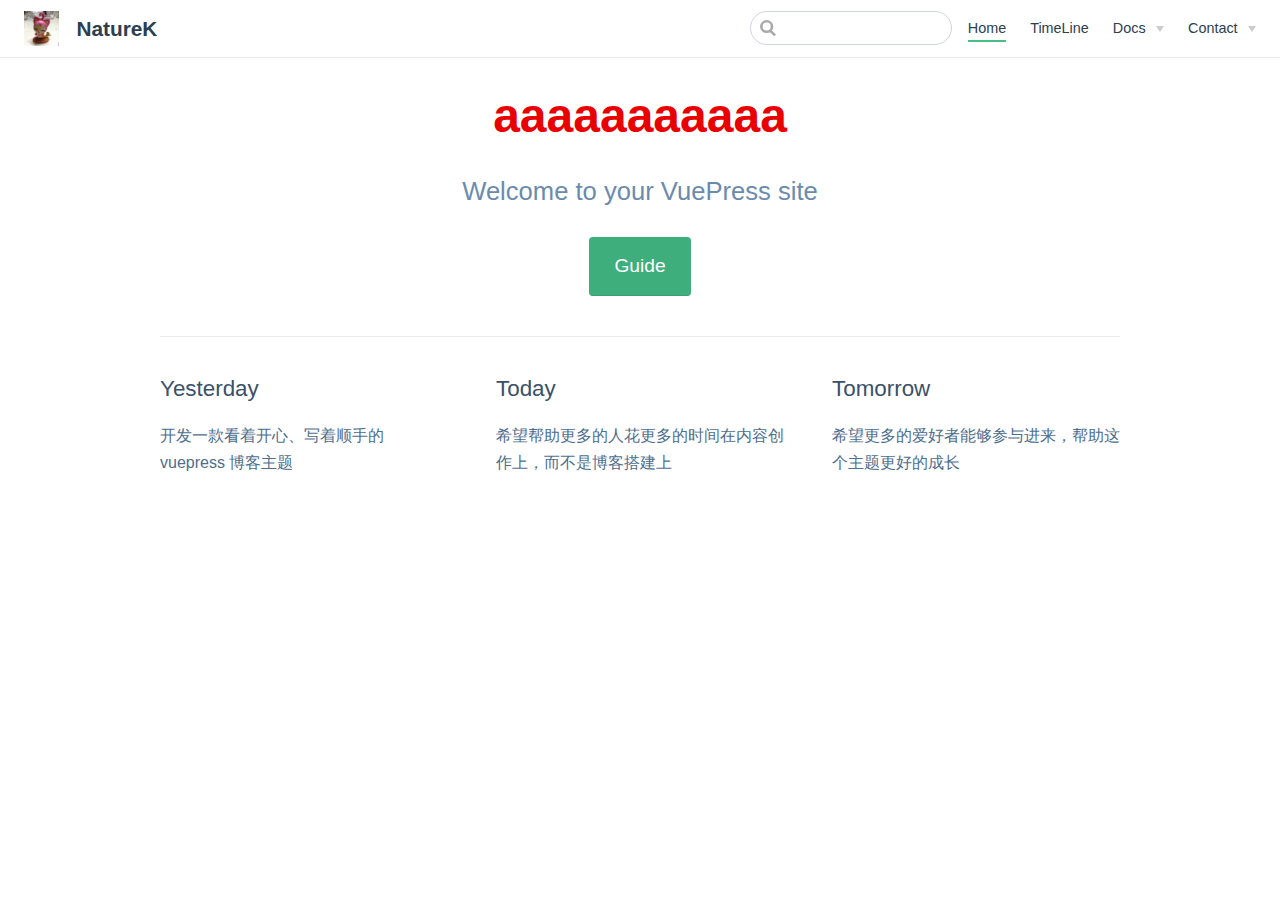
<file: index.html>
<!DOCTYPE html>
<html lang="en-US">
  <head>
    <meta charset="utf-8">
    <meta name="viewport" content="width=device-width,initial-scale=1">
    <title>NatureK</title>
    <meta name="generator" content="VuePress 1.8.2">
    <link rel="icon" href="/favicon.ico">
    <meta name="description" content="">
    <meta name="viewport" content="width=device-width,initial-scale=1,user-scalable=no">
    
    <link rel="preload" href="/assets/css/0.styles.5615377d.css" as="style"><link rel="preload" href="/assets/js/app.58d48471.js" as="script"><link rel="preload" href="/assets/js/2.0105384e.js" as="script"><link rel="preload" href="/assets/js/7.a15e4abc.js" as="script"><link rel="prefetch" href="/assets/js/10.4c6c9b0d.js"><link rel="prefetch" href="/assets/js/11.121ae956.js"><link rel="prefetch" href="/assets/js/12.04b1c9aa.js"><link rel="prefetch" href="/assets/js/13.dc6cf71e.js"><link rel="prefetch" href="/assets/js/14.56862a5a.js"><link rel="prefetch" href="/assets/js/15.8c8c7648.js"><link rel="prefetch" href="/assets/js/16.e8ef6d04.js"><link rel="prefetch" href="/assets/js/17.dd8478ad.js"><link rel="prefetch" href="/assets/js/3.3108a41a.js"><link rel="prefetch" href="/assets/js/4.f8d3aa05.js"><link rel="prefetch" href="/assets/js/5.e48f2fdd.js"><link rel="prefetch" href="/assets/js/6.a4c139af.js"><link rel="prefetch" href="/assets/js/8.d8506ca9.js"><link rel="prefetch" href="/assets/js/9.2b0c301c.js">
    <link rel="stylesheet" href="/assets/css/0.styles.5615377d.css">
  </head>
  <body>
    <div id="app" data-server-rendered="true"><div class="theme-container no-sidebar"><header class="navbar"><div class="sidebar-button"><svg xmlns="http://www.w3.org/2000/svg" aria-hidden="true" role="img" viewBox="0 0 448 512" class="icon"><path fill="currentColor" d="M436 124H12c-6.627 0-12-5.373-12-12V80c0-6.627 5.373-12 12-12h424c6.627 0 12 5.373 12 12v32c0 6.627-5.373 12-12 12zm0 160H12c-6.627 0-12-5.373-12-12v-32c0-6.627 5.373-12 12-12h424c6.627 0 12 5.373 12 12v32c0 6.627-5.373 12-12 12zm0 160H12c-6.627 0-12-5.373-12-12v-32c0-6.627 5.373-12 12-12h424c6.627 0 12 5.373 12 12v32c0 6.627-5.373 12-12 12z"></path></svg></div> <a href="/" aria-current="page" class="home-link router-link-exact-active router-link-active"><img src="/logo.jpg" alt="NatureK" class="logo"> <span class="site-name can-hide">NatureK</span></a> <div class="links"><div class="search-box"><input aria-label="Search" autocomplete="off" spellcheck="false" value=""> <!----></div> <nav class="nav-links can-hide"><div class="nav-item"><a href="/" aria-current="page" class="nav-link router-link-exact-active router-link-active">
  Home
</a></div><div class="nav-item"><a href="/timeline/" class="nav-link">
  TimeLine
</a></div><div class="nav-item"><div class="dropdown-wrapper"><button type="button" aria-label="Docs" class="dropdown-title"><span class="title">Docs</span> <span class="arrow down"></span></button> <button type="button" aria-label="Docs" class="mobile-dropdown-title"><span class="title">Docs</span> <span class="arrow right"></span></button> <ul class="nav-dropdown" style="display:none;"><li class="dropdown-item"><!----> <a href="/docs/testDoc/" class="nav-link">
  vuepress-reco
</a></li></ul></div></div><div class="nav-item"><div class="dropdown-wrapper"><button type="button" aria-label="Contact" class="dropdown-title"><span class="title">Contact</span> <span class="arrow down"></span></button> <button type="button" aria-label="Contact" class="mobile-dropdown-title"><span class="title">Contact</span> <span class="arrow right"></span></button> <ul class="nav-dropdown" style="display:none;"><li class="dropdown-item"><!----> <a href="https://github.com/recoluan" target="_blank" rel="noopener noreferrer" class="nav-link external">
  GitHub
  <span><svg xmlns="http://www.w3.org/2000/svg" aria-hidden="true" focusable="false" x="0px" y="0px" viewBox="0 0 100 100" width="15" height="15" class="icon outbound"><path fill="currentColor" d="M18.8,85.1h56l0,0c2.2,0,4-1.8,4-4v-32h-8v28h-48v-48h28v-8h-32l0,0c-2.2,0-4,1.8-4,4v56C14.8,83.3,16.6,85.1,18.8,85.1z"></path> <polygon fill="currentColor" points="45.7,48.7 51.3,54.3 77.2,28.5 77.2,37.2 85.2,37.2 85.2,14.9 62.8,14.9 62.8,22.9 71.5,22.9"></polygon></svg> <span class="sr-only">(opens new window)</span></span></a></li></ul></div></div> <!----></nav></div></header> <div class="sidebar-mask"></div> <aside class="sidebar"><nav class="nav-links"><div class="nav-item"><a href="/" aria-current="page" class="nav-link router-link-exact-active router-link-active">
  Home
</a></div><div class="nav-item"><a href="/timeline/" class="nav-link">
  TimeLine
</a></div><div class="nav-item"><div class="dropdown-wrapper"><button type="button" aria-label="Docs" class="dropdown-title"><span class="title">Docs</span> <span class="arrow down"></span></button> <button type="button" aria-label="Docs" class="mobile-dropdown-title"><span class="title">Docs</span> <span class="arrow right"></span></button> <ul class="nav-dropdown" style="display:none;"><li class="dropdown-item"><!----> <a href="/docs/testDoc/" class="nav-link">
  vuepress-reco
</a></li></ul></div></div><div class="nav-item"><div class="dropdown-wrapper"><button type="button" aria-label="Contact" class="dropdown-title"><span class="title">Contact</span> <span class="arrow down"></span></button> <button type="button" aria-label="Contact" class="mobile-dropdown-title"><span class="title">Contact</span> <span class="arrow right"></span></button> <ul class="nav-dropdown" style="display:none;"><li class="dropdown-item"><!----> <a href="https://github.com/recoluan" target="_blank" rel="noopener noreferrer" class="nav-link external">
  GitHub
  <span><svg xmlns="http://www.w3.org/2000/svg" aria-hidden="true" focusable="false" x="0px" y="0px" viewBox="0 0 100 100" width="15" height="15" class="icon outbound"><path fill="currentColor" d="M18.8,85.1h56l0,0c2.2,0,4-1.8,4-4v-32h-8v28h-48v-48h28v-8h-32l0,0c-2.2,0-4,1.8-4,4v56C14.8,83.3,16.6,85.1,18.8,85.1z"></path> <polygon fill="currentColor" points="45.7,48.7 51.3,54.3 77.2,28.5 77.2,37.2 85.2,37.2 85.2,14.9 62.8,14.9 62.8,22.9 71.5,22.9"></polygon></svg> <span class="sr-only">(opens new window)</span></span></a></li></ul></div></div> <!----></nav>  <!----> </aside> <main aria-labelledby="main-title" class="home"><header class="hero"><!----> <h1 id="main-title">
      aaaaaaaaaaa
    </h1> <p class="description">
      Welcome to your VuePress site
    </p> <p class="action"><a href="/views/other/guide.html" class="nav-link action-button">
  Guide
</a></p></header> <div class="features"><div class="feature"><h2>Yesterday</h2> <p>开发一款看着开心、写着顺手的 vuepress 博客主题</p></div><div class="feature"><h2>Today</h2> <p>希望帮助更多的人花更多的时间在内容创作上，而不是博客搭建上</p></div><div class="feature"><h2>Tomorrow</h2> <p>希望更多的爱好者能够参与进来，帮助这个主题更好的成长</p></div></div> <div class="theme-default-content custom content__default"></div> <!----></main></div><div class="global-ui"></div></div>
    <script src="/assets/js/app.58d48471.js" defer></script><script src="/assets/js/2.0105384e.js" defer></script><script src="/assets/js/7.a15e4abc.js" defer></script>
  </body>
</html>
</file>
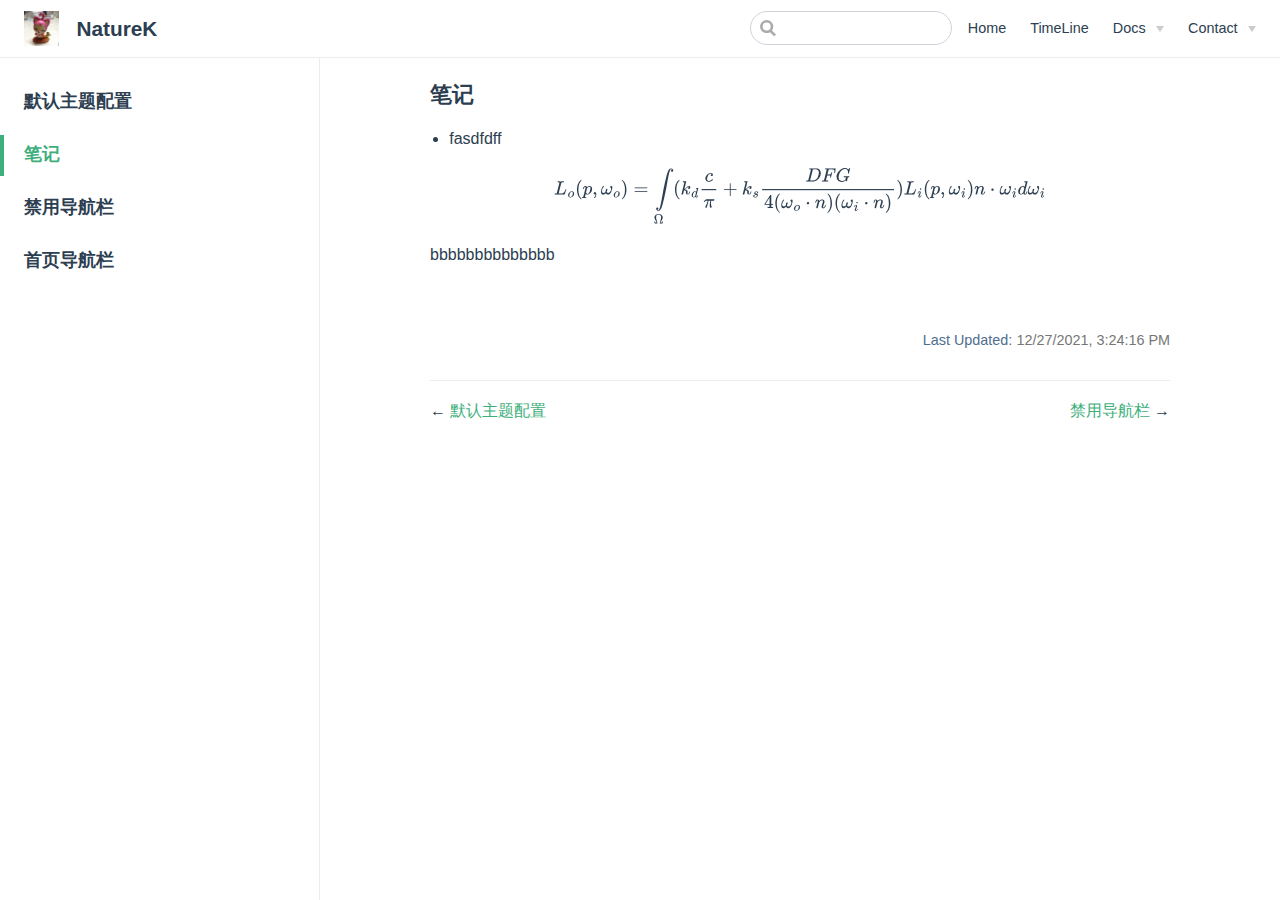
<file: docs/testdoc/2.html>
<!DOCTYPE html>
<html lang="en-US">
  <head>
    <meta charset="utf-8">
    <meta name="viewport" content="width=device-width,initial-scale=1">
    <title>笔记 | NatureK</title>
    <meta name="generator" content="VuePress 1.8.2">
    <link rel="icon" href="/favicon.ico">
    <meta name="description" content="">
    <meta name="viewport" content="width=device-width,initial-scale=1,user-scalable=no">
    
    <link rel="preload" href="/assets/css/0.styles.5615377d.css" as="style"><link rel="preload" href="/assets/js/app.58d48471.js" as="script"><link rel="preload" href="/assets/js/2.0105384e.js" as="script"><link rel="preload" href="/assets/js/13.dc6cf71e.js" as="script"><link rel="prefetch" href="/assets/js/10.4c6c9b0d.js"><link rel="prefetch" href="/assets/js/11.121ae956.js"><link rel="prefetch" href="/assets/js/12.04b1c9aa.js"><link rel="prefetch" href="/assets/js/14.56862a5a.js"><link rel="prefetch" href="/assets/js/15.8c8c7648.js"><link rel="prefetch" href="/assets/js/16.e8ef6d04.js"><link rel="prefetch" href="/assets/js/17.dd8478ad.js"><link rel="prefetch" href="/assets/js/3.3108a41a.js"><link rel="prefetch" href="/assets/js/4.f8d3aa05.js"><link rel="prefetch" href="/assets/js/5.e48f2fdd.js"><link rel="prefetch" href="/assets/js/6.a4c139af.js"><link rel="prefetch" href="/assets/js/7.a15e4abc.js"><link rel="prefetch" href="/assets/js/8.d8506ca9.js"><link rel="prefetch" href="/assets/js/9.2b0c301c.js">
    <link rel="stylesheet" href="/assets/css/0.styles.5615377d.css">
  </head>
  <body>
    <div id="app" data-server-rendered="true"><div class="theme-container"><header class="navbar"><div class="sidebar-button"><svg xmlns="http://www.w3.org/2000/svg" aria-hidden="true" role="img" viewBox="0 0 448 512" class="icon"><path fill="currentColor" d="M436 124H12c-6.627 0-12-5.373-12-12V80c0-6.627 5.373-12 12-12h424c6.627 0 12 5.373 12 12v32c0 6.627-5.373 12-12 12zm0 160H12c-6.627 0-12-5.373-12-12v-32c0-6.627 5.373-12 12-12h424c6.627 0 12 5.373 12 12v32c0 6.627-5.373 12-12 12zm0 160H12c-6.627 0-12-5.373-12-12v-32c0-6.627 5.373-12 12-12h424c6.627 0 12 5.373 12 12v32c0 6.627-5.373 12-12 12z"></path></svg></div> <a href="/" class="home-link router-link-active"><img src="/logo.jpg" alt="NatureK" class="logo"> <span class="site-name can-hide">NatureK</span></a> <div class="links"><div class="search-box"><input aria-label="Search" autocomplete="off" spellcheck="false" value=""> <!----></div> <nav class="nav-links can-hide"><div class="nav-item"><a href="/" class="nav-link">
  Home
</a></div><div class="nav-item"><a href="/timeline/" class="nav-link">
  TimeLine
</a></div><div class="nav-item"><div class="dropdown-wrapper"><button type="button" aria-label="Docs" class="dropdown-title"><span class="title">Docs</span> <span class="arrow down"></span></button> <button type="button" aria-label="Docs" class="mobile-dropdown-title"><span class="title">Docs</span> <span class="arrow right"></span></button> <ul class="nav-dropdown" style="display:none;"><li class="dropdown-item"><!----> <a href="/docs/testDoc/" class="nav-link">
  vuepress-reco
</a></li></ul></div></div><div class="nav-item"><div class="dropdown-wrapper"><button type="button" aria-label="Contact" class="dropdown-title"><span class="title">Contact</span> <span class="arrow down"></span></button> <button type="button" aria-label="Contact" class="mobile-dropdown-title"><span class="title">Contact</span> <span class="arrow right"></span></button> <ul class="nav-dropdown" style="display:none;"><li class="dropdown-item"><!----> <a href="https://github.com/recoluan" target="_blank" rel="noopener noreferrer" class="nav-link external">
  GitHub
  <span><svg xmlns="http://www.w3.org/2000/svg" aria-hidden="true" focusable="false" x="0px" y="0px" viewBox="0 0 100 100" width="15" height="15" class="icon outbound"><path fill="currentColor" d="M18.8,85.1h56l0,0c2.2,0,4-1.8,4-4v-32h-8v28h-48v-48h28v-8h-32l0,0c-2.2,0-4,1.8-4,4v56C14.8,83.3,16.6,85.1,18.8,85.1z"></path> <polygon fill="currentColor" points="45.7,48.7 51.3,54.3 77.2,28.5 77.2,37.2 85.2,37.2 85.2,14.9 62.8,14.9 62.8,22.9 71.5,22.9"></polygon></svg> <span class="sr-only">(opens new window)</span></span></a></li></ul></div></div> <!----></nav></div></header> <div class="sidebar-mask"></div> <aside class="sidebar"><nav class="nav-links"><div class="nav-item"><a href="/" class="nav-link">
  Home
</a></div><div class="nav-item"><a href="/timeline/" class="nav-link">
  TimeLine
</a></div><div class="nav-item"><div class="dropdown-wrapper"><button type="button" aria-label="Docs" class="dropdown-title"><span class="title">Docs</span> <span class="arrow down"></span></button> <button type="button" aria-label="Docs" class="mobile-dropdown-title"><span class="title">Docs</span> <span class="arrow right"></span></button> <ul class="nav-dropdown" style="display:none;"><li class="dropdown-item"><!----> <a href="/docs/testDoc/" class="nav-link">
  vuepress-reco
</a></li></ul></div></div><div class="nav-item"><div class="dropdown-wrapper"><button type="button" aria-label="Contact" class="dropdown-title"><span class="title">Contact</span> <span class="arrow down"></span></button> <button type="button" aria-label="Contact" class="mobile-dropdown-title"><span class="title">Contact</span> <span class="arrow right"></span></button> <ul class="nav-dropdown" style="display:none;"><li class="dropdown-item"><!----> <a href="https://github.com/recoluan" target="_blank" rel="noopener noreferrer" class="nav-link external">
  GitHub
  <span><svg xmlns="http://www.w3.org/2000/svg" aria-hidden="true" focusable="false" x="0px" y="0px" viewBox="0 0 100 100" width="15" height="15" class="icon outbound"><path fill="currentColor" d="M18.8,85.1h56l0,0c2.2,0,4-1.8,4-4v-32h-8v28h-48v-48h28v-8h-32l0,0c-2.2,0-4,1.8-4,4v56C14.8,83.3,16.6,85.1,18.8,85.1z"></path> <polygon fill="currentColor" points="45.7,48.7 51.3,54.3 77.2,28.5 77.2,37.2 85.2,37.2 85.2,14.9 62.8,14.9 62.8,22.9 71.5,22.9"></polygon></svg> <span class="sr-only">(opens new window)</span></span></a></li></ul></div></div> <!----></nav>  <ul class="sidebar-links"><li><a href="/docs/testdoc/wo.html" class="sidebar-link">默认主题配置</a></li><li><a href="/docs/testdoc/2.html" aria-current="page" class="active sidebar-link">笔记</a><ul class="sidebar-sub-headers"></ul></li><li><a href="/docs/testdoc/3.html" class="sidebar-link">禁用导航栏</a></li><li><a href="/docs/testdoc/4.html" class="sidebar-link">首页导航栏</a></li></ul> </aside> <main class="page"> <div class="theme-default-content content__default"><h3 id="笔记"><a href="#笔记" class="header-anchor">#</a> 笔记</h3> <ul><li>fasdfdff</li></ul> <mjx-container jax="SVG" display="true" class="MathJax" style="direction:ltr;display:block;text-align:center;margin:1em 0;"><svg xmlns="http://www.w3.org/2000/svg" width="58.169ex" height="6.803ex" role="img" focusable="false" viewBox="0 -1381 25710.9 3006.8" style="overflow:visible;min-height:1px;min-width:1px;vertical-align:-3.678ex;"><g stroke="currentColor" fill="currentColor" stroke-width="0" transform="scale(1,-1)"><g data-mml-node="math"><g data-mml-node="msub"><g data-mml-node="mi"><path data-c="1D43F" d="M228 637Q194 637 192 641Q191 643 191 649Q191 673 202 682Q204 683 217 683Q271 680 344 680Q485 680 506 683H518Q524 677 524 674T522 656Q517 641 513 637H475Q406 636 394 628Q387 624 380 600T313 336Q297 271 279 198T252 88L243 52Q243 48 252 48T311 46H328Q360 46 379 47T428 54T478 72T522 106T564 161Q580 191 594 228T611 270Q616 273 628 273H641Q647 264 647 262T627 203T583 83T557 9Q555 4 553 3T537 0T494 -1Q483 -1 418 -1T294 0H116Q32 0 32 10Q32 17 34 24Q39 43 44 45Q48 46 59 46H65Q92 46 125 49Q139 52 144 61Q147 65 216 339T285 628Q285 635 228 637Z" style="stroke-width:3;"></path></g><g data-mml-node="mi" transform="translate(714,-150) scale(0.707)"><path data-c="1D45C" d="M201 -11Q126 -11 80 38T34 156Q34 221 64 279T146 380Q222 441 301 441Q333 441 341 440Q354 437 367 433T402 417T438 387T464 338T476 268Q476 161 390 75T201 -11ZM121 120Q121 70 147 48T206 26Q250 26 289 58T351 142Q360 163 374 216T388 308Q388 352 370 375Q346 405 306 405Q243 405 195 347Q158 303 140 230T121 120Z" style="stroke-width:3;"></path></g></g><g data-mml-node="mo" transform="translate(1106.9,0)"><path data-c="28" d="M94 250Q94 319 104 381T127 488T164 576T202 643T244 695T277 729T302 750H315H319Q333 750 333 741Q333 738 316 720T275 667T226 581T184 443T167 250T184 58T225 -81T274 -167T316 -220T333 -241Q333 -250 318 -250H315H302L274 -226Q180 -141 137 -14T94 250Z" style="stroke-width:3;"></path></g><g data-mml-node="mi" transform="translate(1495.9,0)"><path data-c="1D45D" d="M23 287Q24 290 25 295T30 317T40 348T55 381T75 411T101 433T134 442Q209 442 230 378L240 387Q302 442 358 442Q423 442 460 395T497 281Q497 173 421 82T249 -10Q227 -10 210 -4Q199 1 187 11T168 28L161 36Q160 35 139 -51T118 -138Q118 -144 126 -145T163 -148H188Q194 -155 194 -157T191 -175Q188 -187 185 -190T172 -194Q170 -194 161 -194T127 -193T65 -192Q-5 -192 -24 -194H-32Q-39 -187 -39 -183Q-37 -156 -26 -148H-6Q28 -147 33 -136Q36 -130 94 103T155 350Q156 355 156 364Q156 405 131 405Q109 405 94 377T71 316T59 280Q57 278 43 278H29Q23 284 23 287ZM178 102Q200 26 252 26Q282 26 310 49T356 107Q374 141 392 215T411 325V331Q411 405 350 405Q339 405 328 402T306 393T286 380T269 365T254 350T243 336T235 326L232 322Q232 321 229 308T218 264T204 212Q178 106 178 102Z" style="stroke-width:3;"></path></g><g data-mml-node="mo" transform="translate(1998.9,0)"><path data-c="2C" d="M78 35T78 60T94 103T137 121Q165 121 187 96T210 8Q210 -27 201 -60T180 -117T154 -158T130 -185T117 -194Q113 -194 104 -185T95 -172Q95 -168 106 -156T131 -126T157 -76T173 -3V9L172 8Q170 7 167 6T161 3T152 1T140 0Q113 0 96 17Z" style="stroke-width:3;"></path></g><g data-mml-node="msub" transform="translate(2443.6,0)"><g data-mml-node="mi"><path data-c="1D714" d="M495 384Q495 406 514 424T555 443Q574 443 589 425T604 364Q604 334 592 278T555 155T483 38T377 -11Q297 -11 267 66Q266 68 260 61Q201 -11 125 -11Q15 -11 15 139Q15 230 56 325T123 434Q135 441 147 436Q160 429 160 418Q160 406 140 379T94 306T62 208Q61 202 61 187Q61 124 85 100T143 76Q201 76 245 129L253 137V156Q258 297 317 297Q348 297 348 261Q348 243 338 213T318 158L308 135Q309 133 310 129T318 115T334 97T358 83T393 76Q456 76 501 148T546 274Q546 305 533 325T508 357T495 384Z" style="stroke-width:3;"></path></g><g data-mml-node="mi" transform="translate(655,-150) scale(0.707)"><path data-c="1D45C" d="M201 -11Q126 -11 80 38T34 156Q34 221 64 279T146 380Q222 441 301 441Q333 441 341 440Q354 437 367 433T402 417T438 387T464 338T476 268Q476 161 390 75T201 -11ZM121 120Q121 70 147 48T206 26Q250 26 289 58T351 142Q360 163 374 216T388 308Q388 352 370 375Q346 405 306 405Q243 405 195 347Q158 303 140 230T121 120Z" style="stroke-width:3;"></path></g></g><g data-mml-node="mo" transform="translate(3491.6,0)"><path data-c="29" d="M60 749L64 750Q69 750 74 750H86L114 726Q208 641 251 514T294 250Q294 182 284 119T261 12T224 -76T186 -143T145 -194T113 -227T90 -246Q87 -249 86 -250H74Q66 -250 63 -250T58 -247T55 -238Q56 -237 66 -225Q221 -64 221 250T66 725Q56 737 55 738Q55 746 60 749Z" style="stroke-width:3;"></path></g><g data-mml-node="mo" transform="translate(4158.3,0)"><path data-c="3D" d="M56 347Q56 360 70 367H707Q722 359 722 347Q722 336 708 328L390 327H72Q56 332 56 347ZM56 153Q56 168 72 173H708Q722 163 722 153Q722 140 707 133H70Q56 140 56 153Z" style="stroke-width:3;"></path></g><g data-mml-node="munder" transform="translate(5214.1,0)"><g data-mml-node="mo" transform="translate(74.3,0) translate(0 1)"><path data-c="222B" d="M114 -798Q132 -824 165 -824H167Q195 -824 223 -764T275 -600T320 -391T362 -164Q365 -143 367 -133Q439 292 523 655T645 1127Q651 1145 655 1157T672 1201T699 1257T733 1306T777 1346T828 1360Q884 1360 912 1325T944 1245Q944 1220 932 1205T909 1186T887 1183Q866 1183 849 1198T832 1239Q832 1287 885 1296L882 1300Q879 1303 874 1307T866 1313Q851 1323 833 1323Q819 1323 807 1311T775 1255T736 1139T689 936T633 628Q574 293 510 -5T410 -437T355 -629Q278 -862 165 -862Q125 -862 92 -831T55 -746Q55 -711 74 -698T112 -685Q133 -685 150 -700T167 -741Q167 -789 114 -798Z" style="stroke-width:3;"></path></g><g data-mml-node="TeXAtom" transform="translate(0,-1525.8) scale(0.707)" data-mjx-texclass="ORD"><g data-mml-node="mi"><path data-c="3A9" d="M55 454Q55 503 75 546T127 617T197 665T272 695T337 704H352Q396 704 404 703Q527 687 596 615T666 454Q666 392 635 330T559 200T499 83V80H543Q589 81 600 83T617 93Q622 102 629 135T636 172L637 177H677V175L660 89Q645 3 644 2V0H552H488Q461 0 456 3T451 20Q451 89 499 235T548 455Q548 512 530 555T483 622T424 656T361 668Q332 668 303 658T243 626T193 560T174 456Q174 380 222 233T270 20Q270 7 263 0H77V2Q76 3 61 89L44 175V177H84L85 172Q85 171 88 155T96 119T104 93Q109 86 120 84T178 80H222V83Q206 132 162 199T87 329T55 454Z" style="stroke-width:3;"></path></g></g></g><g data-mml-node="mo" transform="translate(6232.4,0)"><path data-c="28" d="M94 250Q94 319 104 381T127 488T164 576T202 643T244 695T277 729T302 750H315H319Q333 750 333 741Q333 738 316 720T275 667T226 581T184 443T167 250T184 58T225 -81T274 -167T316 -220T333 -241Q333 -250 318 -250H315H302L274 -226Q180 -141 137 -14T94 250Z" style="stroke-width:3;"></path></g><g data-mml-node="msub" transform="translate(6621.4,0)"><g data-mml-node="mi"><path data-c="1D458" d="M121 647Q121 657 125 670T137 683Q138 683 209 688T282 694Q294 694 294 686Q294 679 244 477Q194 279 194 272Q213 282 223 291Q247 309 292 354T362 415Q402 442 438 442Q468 442 485 423T503 369Q503 344 496 327T477 302T456 291T438 288Q418 288 406 299T394 328Q394 353 410 369T442 390L458 393Q446 405 434 405H430Q398 402 367 380T294 316T228 255Q230 254 243 252T267 246T293 238T320 224T342 206T359 180T365 147Q365 130 360 106T354 66Q354 26 381 26Q429 26 459 145Q461 153 479 153H483Q499 153 499 144Q499 139 496 130Q455 -11 378 -11Q333 -11 305 15T277 90Q277 108 280 121T283 145Q283 167 269 183T234 206T200 217T182 220H180Q168 178 159 139T145 81T136 44T129 20T122 7T111 -2Q98 -11 83 -11Q66 -11 57 -1T48 16Q48 26 85 176T158 471L195 616Q196 629 188 632T149 637H144Q134 637 131 637T124 640T121 647Z" style="stroke-width:3;"></path></g><g data-mml-node="mi" transform="translate(554,-150) scale(0.707)"><path data-c="1D451" d="M366 683Q367 683 438 688T511 694Q523 694 523 686Q523 679 450 384T375 83T374 68Q374 26 402 26Q411 27 422 35Q443 55 463 131Q469 151 473 152Q475 153 483 153H487H491Q506 153 506 145Q506 140 503 129Q490 79 473 48T445 8T417 -8Q409 -10 393 -10Q359 -10 336 5T306 36L300 51Q299 52 296 50Q294 48 292 46Q233 -10 172 -10Q117 -10 75 30T33 157Q33 205 53 255T101 341Q148 398 195 420T280 442Q336 442 364 400Q369 394 369 396Q370 400 396 505T424 616Q424 629 417 632T378 637H357Q351 643 351 645T353 664Q358 683 366 683ZM352 326Q329 405 277 405Q242 405 210 374T160 293Q131 214 119 129Q119 126 119 118T118 106Q118 61 136 44T179 26Q233 26 290 98L298 109L352 326Z" style="stroke-width:3;"></path></g></g><g data-mml-node="mfrac" transform="translate(7593.1,0)"><g data-mml-node="mi" transform="translate(288.5,676)"><path data-c="1D450" d="M34 159Q34 268 120 355T306 442Q362 442 394 418T427 355Q427 326 408 306T360 285Q341 285 330 295T319 325T330 359T352 380T366 386H367Q367 388 361 392T340 400T306 404Q276 404 249 390Q228 381 206 359Q162 315 142 235T121 119Q121 73 147 50Q169 26 205 26H209Q321 26 394 111Q403 121 406 121Q410 121 419 112T429 98T420 83T391 55T346 25T282 0T202 -11Q127 -11 81 37T34 159Z" style="stroke-width:3;"></path></g><g data-mml-node="mi" transform="translate(220,-686)"><path data-c="1D70B" d="M132 -11Q98 -11 98 22V33L111 61Q186 219 220 334L228 358H196Q158 358 142 355T103 336Q92 329 81 318T62 297T53 285Q51 284 38 284Q19 284 19 294Q19 300 38 329T93 391T164 429Q171 431 389 431Q549 431 553 430Q573 423 573 402Q573 371 541 360Q535 358 472 358H408L405 341Q393 269 393 222Q393 170 402 129T421 65T431 37Q431 20 417 5T381 -10Q370 -10 363 -7T347 17T331 77Q330 86 330 121Q330 170 339 226T357 318T367 358H269L268 354Q268 351 249 275T206 114T175 17Q164 -11 132 -11Z" style="stroke-width:3;"></path></g><rect width="770" height="60" x="120" y="220"></rect></g><g data-mml-node="mo" transform="translate(8825.3,0)"><path data-c="2B" d="M56 237T56 250T70 270H369V420L370 570Q380 583 389 583Q402 583 409 568V270H707Q722 262 722 250T707 230H409V-68Q401 -82 391 -82H389H387Q375 -82 369 -68V230H70Q56 237 56 250Z" style="stroke-width:3;"></path></g><g data-mml-node="msub" transform="translate(9825.5,0)"><g data-mml-node="mi"><path data-c="1D458" d="M121 647Q121 657 125 670T137 683Q138 683 209 688T282 694Q294 694 294 686Q294 679 244 477Q194 279 194 272Q213 282 223 291Q247 309 292 354T362 415Q402 442 438 442Q468 442 485 423T503 369Q503 344 496 327T477 302T456 291T438 288Q418 288 406 299T394 328Q394 353 410 369T442 390L458 393Q446 405 434 405H430Q398 402 367 380T294 316T228 255Q230 254 243 252T267 246T293 238T320 224T342 206T359 180T365 147Q365 130 360 106T354 66Q354 26 381 26Q429 26 459 145Q461 153 479 153H483Q499 153 499 144Q499 139 496 130Q455 -11 378 -11Q333 -11 305 15T277 90Q277 108 280 121T283 145Q283 167 269 183T234 206T200 217T182 220H180Q168 178 159 139T145 81T136 44T129 20T122 7T111 -2Q98 -11 83 -11Q66 -11 57 -1T48 16Q48 26 85 176T158 471L195 616Q196 629 188 632T149 637H144Q134 637 131 637T124 640T121 647Z" style="stroke-width:3;"></path></g><g data-mml-node="mi" transform="translate(554,-150) scale(0.707)"><path data-c="1D460" d="M131 289Q131 321 147 354T203 415T300 442Q362 442 390 415T419 355Q419 323 402 308T364 292Q351 292 340 300T328 326Q328 342 337 354T354 372T367 378Q368 378 368 379Q368 382 361 388T336 399T297 405Q249 405 227 379T204 326Q204 301 223 291T278 274T330 259Q396 230 396 163Q396 135 385 107T352 51T289 7T195 -10Q118 -10 86 19T53 87Q53 126 74 143T118 160Q133 160 146 151T160 120Q160 94 142 76T111 58Q109 57 108 57T107 55Q108 52 115 47T146 34T201 27Q237 27 263 38T301 66T318 97T323 122Q323 150 302 164T254 181T195 196T148 231Q131 256 131 289Z" style="stroke-width:3;"></path></g></g><g data-mml-node="mfrac" transform="translate(10761.2,0)"><g data-mml-node="mrow" transform="translate(2387.4,676)"><g data-mml-node="mi"><path data-c="1D437" d="M287 628Q287 635 230 637Q207 637 200 638T193 647Q193 655 197 667T204 682Q206 683 403 683Q570 682 590 682T630 676Q702 659 752 597T803 431Q803 275 696 151T444 3L430 1L236 0H125H72Q48 0 41 2T33 11Q33 13 36 25Q40 41 44 43T67 46Q94 46 127 49Q141 52 146 61Q149 65 218 339T287 628ZM703 469Q703 507 692 537T666 584T629 613T590 629T555 636Q553 636 541 636T512 636T479 637H436Q392 637 386 627Q384 623 313 339T242 52Q242 48 253 48T330 47Q335 47 349 47T373 46Q499 46 581 128Q617 164 640 212T683 339T703 469Z" style="stroke-width:3;"></path></g><g data-mml-node="mi" transform="translate(828,0)"><path data-c="1D439" d="M48 1Q31 1 31 11Q31 13 34 25Q38 41 42 43T65 46Q92 46 125 49Q139 52 144 61Q146 66 215 342T285 622Q285 629 281 629Q273 632 228 634H197Q191 640 191 642T193 659Q197 676 203 680H742Q749 676 749 669Q749 664 736 557T722 447Q720 440 702 440H690Q683 445 683 453Q683 454 686 477T689 530Q689 560 682 579T663 610T626 626T575 633T503 634H480Q398 633 393 631Q388 629 386 623Q385 622 352 492L320 363H375Q378 363 398 363T426 364T448 367T472 374T489 386Q502 398 511 419T524 457T529 475Q532 480 548 480H560Q567 475 567 470Q567 467 536 339T502 207Q500 200 482 200H470Q463 206 463 212Q463 215 468 234T473 274Q473 303 453 310T364 317H309L277 190Q245 66 245 60Q245 46 334 46H359Q365 40 365 39T363 19Q359 6 353 0H336Q295 2 185 2Q120 2 86 2T48 1Z" style="stroke-width:3;"></path></g><g data-mml-node="mi" transform="translate(1577,0)"><path data-c="1D43A" d="M50 252Q50 367 117 473T286 641T490 704Q580 704 633 653Q642 643 648 636T656 626L657 623Q660 623 684 649Q691 655 699 663T715 679T725 690L740 705H746Q760 705 760 698Q760 694 728 561Q692 422 692 421Q690 416 687 415T669 413H653Q647 419 647 422Q647 423 648 429T650 449T651 481Q651 552 619 605T510 659Q492 659 471 656T418 643T357 615T294 567T236 496T189 394T158 260Q156 242 156 221Q156 173 170 136T206 79T256 45T308 28T353 24Q407 24 452 47T514 106Q517 114 529 161T541 214Q541 222 528 224T468 227H431Q425 233 425 235T427 254Q431 267 437 273H454Q494 271 594 271Q634 271 659 271T695 272T707 272Q721 272 721 263Q721 261 719 249Q714 230 709 228Q706 227 694 227Q674 227 653 224Q646 221 643 215T629 164Q620 131 614 108Q589 6 586 3Q584 1 581 1Q571 1 553 21T530 52Q530 53 528 52T522 47Q448 -22 322 -22Q201 -22 126 55T50 252Z" style="stroke-width:3;"></path></g></g><g data-mml-node="mrow" transform="translate(220,-710)"><g data-mml-node="mn"><path data-c="34" d="M462 0Q444 3 333 3Q217 3 199 0H190V46H221Q241 46 248 46T265 48T279 53T286 61Q287 63 287 115V165H28V211L179 442Q332 674 334 675Q336 677 355 677H373L379 671V211H471V165H379V114Q379 73 379 66T385 54Q393 47 442 46H471V0H462ZM293 211V545L74 212L183 211H293Z" style="stroke-width:3;"></path></g><g data-mml-node="mo" transform="translate(500,0)"><path data-c="28" d="M94 250Q94 319 104 381T127 488T164 576T202 643T244 695T277 729T302 750H315H319Q333 750 333 741Q333 738 316 720T275 667T226 581T184 443T167 250T184 58T225 -81T274 -167T316 -220T333 -241Q333 -250 318 -250H315H302L274 -226Q180 -141 137 -14T94 250Z" style="stroke-width:3;"></path></g><g data-mml-node="msub" transform="translate(889,0)"><g data-mml-node="mi"><path data-c="1D714" d="M495 384Q495 406 514 424T555 443Q574 443 589 425T604 364Q604 334 592 278T555 155T483 38T377 -11Q297 -11 267 66Q266 68 260 61Q201 -11 125 -11Q15 -11 15 139Q15 230 56 325T123 434Q135 441 147 436Q160 429 160 418Q160 406 140 379T94 306T62 208Q61 202 61 187Q61 124 85 100T143 76Q201 76 245 129L253 137V156Q258 297 317 297Q348 297 348 261Q348 243 338 213T318 158L308 135Q309 133 310 129T318 115T334 97T358 83T393 76Q456 76 501 148T546 274Q546 305 533 325T508 357T495 384Z" style="stroke-width:3;"></path></g><g data-mml-node="mi" transform="translate(655,-150) scale(0.707)"><path data-c="1D45C" d="M201 -11Q126 -11 80 38T34 156Q34 221 64 279T146 380Q222 441 301 441Q333 441 341 440Q354 437 367 433T402 417T438 387T464 338T476 268Q476 161 390 75T201 -11ZM121 120Q121 70 147 48T206 26Q250 26 289 58T351 142Q360 163 374 216T388 308Q388 352 370 375Q346 405 306 405Q243 405 195 347Q158 303 140 230T121 120Z" style="stroke-width:3;"></path></g></g><g data-mml-node="mo" transform="translate(2159.2,0)"><path data-c="22C5" d="M78 250Q78 274 95 292T138 310Q162 310 180 294T199 251Q199 226 182 208T139 190T96 207T78 250Z" style="stroke-width:3;"></path></g><g data-mml-node="mi" transform="translate(2659.4,0)"><path data-c="1D45B" d="M21 287Q22 293 24 303T36 341T56 388T89 425T135 442Q171 442 195 424T225 390T231 369Q231 367 232 367L243 378Q304 442 382 442Q436 442 469 415T503 336T465 179T427 52Q427 26 444 26Q450 26 453 27Q482 32 505 65T540 145Q542 153 560 153Q580 153 580 145Q580 144 576 130Q568 101 554 73T508 17T439 -10Q392 -10 371 17T350 73Q350 92 386 193T423 345Q423 404 379 404H374Q288 404 229 303L222 291L189 157Q156 26 151 16Q138 -11 108 -11Q95 -11 87 -5T76 7T74 17Q74 30 112 180T152 343Q153 348 153 366Q153 405 129 405Q91 405 66 305Q60 285 60 284Q58 278 41 278H27Q21 284 21 287Z" style="stroke-width:3;"></path></g><g data-mml-node="mo" transform="translate(3259.4,0)"><path data-c="29" d="M60 749L64 750Q69 750 74 750H86L114 726Q208 641 251 514T294 250Q294 182 284 119T261 12T224 -76T186 -143T145 -194T113 -227T90 -246Q87 -249 86 -250H74Q66 -250 63 -250T58 -247T55 -238Q56 -237 66 -225Q221 -64 221 250T66 725Q56 737 55 738Q55 746 60 749Z" style="stroke-width:3;"></path></g><g data-mml-node="mo" transform="translate(3648.4,0)"><path data-c="28" d="M94 250Q94 319 104 381T127 488T164 576T202 643T244 695T277 729T302 750H315H319Q333 750 333 741Q333 738 316 720T275 667T226 581T184 443T167 250T184 58T225 -81T274 -167T316 -220T333 -241Q333 -250 318 -250H315H302L274 -226Q180 -141 137 -14T94 250Z" style="stroke-width:3;"></path></g><g data-mml-node="msub" transform="translate(4037.4,0)"><g data-mml-node="mi"><path data-c="1D714" d="M495 384Q495 406 514 424T555 443Q574 443 589 425T604 364Q604 334 592 278T555 155T483 38T377 -11Q297 -11 267 66Q266 68 260 61Q201 -11 125 -11Q15 -11 15 139Q15 230 56 325T123 434Q135 441 147 436Q160 429 160 418Q160 406 140 379T94 306T62 208Q61 202 61 187Q61 124 85 100T143 76Q201 76 245 129L253 137V156Q258 297 317 297Q348 297 348 261Q348 243 338 213T318 158L308 135Q309 133 310 129T318 115T334 97T358 83T393 76Q456 76 501 148T546 274Q546 305 533 325T508 357T495 384Z" style="stroke-width:3;"></path></g><g data-mml-node="mi" transform="translate(655,-150) scale(0.707)"><path data-c="1D456" d="M184 600Q184 624 203 642T247 661Q265 661 277 649T290 619Q290 596 270 577T226 557Q211 557 198 567T184 600ZM21 287Q21 295 30 318T54 369T98 420T158 442Q197 442 223 419T250 357Q250 340 236 301T196 196T154 83Q149 61 149 51Q149 26 166 26Q175 26 185 29T208 43T235 78T260 137Q263 149 265 151T282 153Q302 153 302 143Q302 135 293 112T268 61T223 11T161 -11Q129 -11 102 10T74 74Q74 91 79 106T122 220Q160 321 166 341T173 380Q173 404 156 404H154Q124 404 99 371T61 287Q60 286 59 284T58 281T56 279T53 278T49 278T41 278H27Q21 284 21 287Z" style="stroke-width:3;"></path></g></g><g data-mml-node="mo" transform="translate(5208.6,0)"><path data-c="22C5" d="M78 250Q78 274 95 292T138 310Q162 310 180 294T199 251Q199 226 182 208T139 190T96 207T78 250Z" style="stroke-width:3;"></path></g><g data-mml-node="mi" transform="translate(5708.8,0)"><path data-c="1D45B" d="M21 287Q22 293 24 303T36 341T56 388T89 425T135 442Q171 442 195 424T225 390T231 369Q231 367 232 367L243 378Q304 442 382 442Q436 442 469 415T503 336T465 179T427 52Q427 26 444 26Q450 26 453 27Q482 32 505 65T540 145Q542 153 560 153Q580 153 580 145Q580 144 576 130Q568 101 554 73T508 17T439 -10Q392 -10 371 17T350 73Q350 92 386 193T423 345Q423 404 379 404H374Q288 404 229 303L222 291L189 157Q156 26 151 16Q138 -11 108 -11Q95 -11 87 -5T76 7T74 17Q74 30 112 180T152 343Q153 348 153 366Q153 405 129 405Q91 405 66 305Q60 285 60 284Q58 278 41 278H27Q21 284 21 287Z" style="stroke-width:3;"></path></g><g data-mml-node="mo" transform="translate(6308.8,0)"><path data-c="29" d="M60 749L64 750Q69 750 74 750H86L114 726Q208 641 251 514T294 250Q294 182 284 119T261 12T224 -76T186 -143T145 -194T113 -227T90 -246Q87 -249 86 -250H74Q66 -250 63 -250T58 -247T55 -238Q56 -237 66 -225Q221 -64 221 250T66 725Q56 737 55 738Q55 746 60 749Z" style="stroke-width:3;"></path></g></g><rect width="6897.8" height="60" x="120" y="220"></rect></g><g data-mml-node="mo" transform="translate(17898.9,0)"><path data-c="29" d="M60 749L64 750Q69 750 74 750H86L114 726Q208 641 251 514T294 250Q294 182 284 119T261 12T224 -76T186 -143T145 -194T113 -227T90 -246Q87 -249 86 -250H74Q66 -250 63 -250T58 -247T55 -238Q56 -237 66 -225Q221 -64 221 250T66 725Q56 737 55 738Q55 746 60 749Z" style="stroke-width:3;"></path></g><g data-mml-node="msub" transform="translate(18287.9,0)"><g data-mml-node="mi"><path data-c="1D43F" d="M228 637Q194 637 192 641Q191 643 191 649Q191 673 202 682Q204 683 217 683Q271 680 344 680Q485 680 506 683H518Q524 677 524 674T522 656Q517 641 513 637H475Q406 636 394 628Q387 624 380 600T313 336Q297 271 279 198T252 88L243 52Q243 48 252 48T311 46H328Q360 46 379 47T428 54T478 72T522 106T564 161Q580 191 594 228T611 270Q616 273 628 273H641Q647 264 647 262T627 203T583 83T557 9Q555 4 553 3T537 0T494 -1Q483 -1 418 -1T294 0H116Q32 0 32 10Q32 17 34 24Q39 43 44 45Q48 46 59 46H65Q92 46 125 49Q139 52 144 61Q147 65 216 339T285 628Q285 635 228 637Z" style="stroke-width:3;"></path></g><g data-mml-node="mi" transform="translate(714,-150) scale(0.707)"><path data-c="1D456" d="M184 600Q184 624 203 642T247 661Q265 661 277 649T290 619Q290 596 270 577T226 557Q211 557 198 567T184 600ZM21 287Q21 295 30 318T54 369T98 420T158 442Q197 442 223 419T250 357Q250 340 236 301T196 196T154 83Q149 61 149 51Q149 26 166 26Q175 26 185 29T208 43T235 78T260 137Q263 149 265 151T282 153Q302 153 302 143Q302 135 293 112T268 61T223 11T161 -11Q129 -11 102 10T74 74Q74 91 79 106T122 220Q160 321 166 341T173 380Q173 404 156 404H154Q124 404 99 371T61 287Q60 286 59 284T58 281T56 279T53 278T49 278T41 278H27Q21 284 21 287Z" style="stroke-width:3;"></path></g></g><g data-mml-node="mo" transform="translate(19295.9,0)"><path data-c="28" d="M94 250Q94 319 104 381T127 488T164 576T202 643T244 695T277 729T302 750H315H319Q333 750 333 741Q333 738 316 720T275 667T226 581T184 443T167 250T184 58T225 -81T274 -167T316 -220T333 -241Q333 -250 318 -250H315H302L274 -226Q180 -141 137 -14T94 250Z" style="stroke-width:3;"></path></g><g data-mml-node="mi" transform="translate(19684.9,0)"><path data-c="1D45D" d="M23 287Q24 290 25 295T30 317T40 348T55 381T75 411T101 433T134 442Q209 442 230 378L240 387Q302 442 358 442Q423 442 460 395T497 281Q497 173 421 82T249 -10Q227 -10 210 -4Q199 1 187 11T168 28L161 36Q160 35 139 -51T118 -138Q118 -144 126 -145T163 -148H188Q194 -155 194 -157T191 -175Q188 -187 185 -190T172 -194Q170 -194 161 -194T127 -193T65 -192Q-5 -192 -24 -194H-32Q-39 -187 -39 -183Q-37 -156 -26 -148H-6Q28 -147 33 -136Q36 -130 94 103T155 350Q156 355 156 364Q156 405 131 405Q109 405 94 377T71 316T59 280Q57 278 43 278H29Q23 284 23 287ZM178 102Q200 26 252 26Q282 26 310 49T356 107Q374 141 392 215T411 325V331Q411 405 350 405Q339 405 328 402T306 393T286 380T269 365T254 350T243 336T235 326L232 322Q232 321 229 308T218 264T204 212Q178 106 178 102Z" style="stroke-width:3;"></path></g><g data-mml-node="mo" transform="translate(20187.9,0)"><path data-c="2C" d="M78 35T78 60T94 103T137 121Q165 121 187 96T210 8Q210 -27 201 -60T180 -117T154 -158T130 -185T117 -194Q113 -194 104 -185T95 -172Q95 -168 106 -156T131 -126T157 -76T173 -3V9L172 8Q170 7 167 6T161 3T152 1T140 0Q113 0 96 17Z" style="stroke-width:3;"></path></g><g data-mml-node="msub" transform="translate(20632.6,0)"><g data-mml-node="mi"><path data-c="1D714" d="M495 384Q495 406 514 424T555 443Q574 443 589 425T604 364Q604 334 592 278T555 155T483 38T377 -11Q297 -11 267 66Q266 68 260 61Q201 -11 125 -11Q15 -11 15 139Q15 230 56 325T123 434Q135 441 147 436Q160 429 160 418Q160 406 140 379T94 306T62 208Q61 202 61 187Q61 124 85 100T143 76Q201 76 245 129L253 137V156Q258 297 317 297Q348 297 348 261Q348 243 338 213T318 158L308 135Q309 133 310 129T318 115T334 97T358 83T393 76Q456 76 501 148T546 274Q546 305 533 325T508 357T495 384Z" style="stroke-width:3;"></path></g><g data-mml-node="mi" transform="translate(655,-150) scale(0.707)"><path data-c="1D456" d="M184 600Q184 624 203 642T247 661Q265 661 277 649T290 619Q290 596 270 577T226 557Q211 557 198 567T184 600ZM21 287Q21 295 30 318T54 369T98 420T158 442Q197 442 223 419T250 357Q250 340 236 301T196 196T154 83Q149 61 149 51Q149 26 166 26Q175 26 185 29T208 43T235 78T260 137Q263 149 265 151T282 153Q302 153 302 143Q302 135 293 112T268 61T223 11T161 -11Q129 -11 102 10T74 74Q74 91 79 106T122 220Q160 321 166 341T173 380Q173 404 156 404H154Q124 404 99 371T61 287Q60 286 59 284T58 281T56 279T53 278T49 278T41 278H27Q21 284 21 287Z" style="stroke-width:3;"></path></g></g><g data-mml-node="mo" transform="translate(21581.5,0)"><path data-c="29" d="M60 749L64 750Q69 750 74 750H86L114 726Q208 641 251 514T294 250Q294 182 284 119T261 12T224 -76T186 -143T145 -194T113 -227T90 -246Q87 -249 86 -250H74Q66 -250 63 -250T58 -247T55 -238Q56 -237 66 -225Q221 -64 221 250T66 725Q56 737 55 738Q55 746 60 749Z" style="stroke-width:3;"></path></g><g data-mml-node="mi" transform="translate(21970.5,0)"><path data-c="1D45B" d="M21 287Q22 293 24 303T36 341T56 388T89 425T135 442Q171 442 195 424T225 390T231 369Q231 367 232 367L243 378Q304 442 382 442Q436 442 469 415T503 336T465 179T427 52Q427 26 444 26Q450 26 453 27Q482 32 505 65T540 145Q542 153 560 153Q580 153 580 145Q580 144 576 130Q568 101 554 73T508 17T439 -10Q392 -10 371 17T350 73Q350 92 386 193T423 345Q423 404 379 404H374Q288 404 229 303L222 291L189 157Q156 26 151 16Q138 -11 108 -11Q95 -11 87 -5T76 7T74 17Q74 30 112 180T152 343Q153 348 153 366Q153 405 129 405Q91 405 66 305Q60 285 60 284Q58 278 41 278H27Q21 284 21 287Z" style="stroke-width:3;"></path></g><g data-mml-node="mo" transform="translate(22792.7,0)"><path data-c="22C5" d="M78 250Q78 274 95 292T138 310Q162 310 180 294T199 251Q199 226 182 208T139 190T96 207T78 250Z" style="stroke-width:3;"></path></g><g data-mml-node="msub" transform="translate(23293,0)"><g data-mml-node="mi"><path data-c="1D714" d="M495 384Q495 406 514 424T555 443Q574 443 589 425T604 364Q604 334 592 278T555 155T483 38T377 -11Q297 -11 267 66Q266 68 260 61Q201 -11 125 -11Q15 -11 15 139Q15 230 56 325T123 434Q135 441 147 436Q160 429 160 418Q160 406 140 379T94 306T62 208Q61 202 61 187Q61 124 85 100T143 76Q201 76 245 129L253 137V156Q258 297 317 297Q348 297 348 261Q348 243 338 213T318 158L308 135Q309 133 310 129T318 115T334 97T358 83T393 76Q456 76 501 148T546 274Q546 305 533 325T508 357T495 384Z" style="stroke-width:3;"></path></g><g data-mml-node="mi" transform="translate(655,-150) scale(0.707)"><path data-c="1D456" d="M184 600Q184 624 203 642T247 661Q265 661 277 649T290 619Q290 596 270 577T226 557Q211 557 198 567T184 600ZM21 287Q21 295 30 318T54 369T98 420T158 442Q197 442 223 419T250 357Q250 340 236 301T196 196T154 83Q149 61 149 51Q149 26 166 26Q175 26 185 29T208 43T235 78T260 137Q263 149 265 151T282 153Q302 153 302 143Q302 135 293 112T268 61T223 11T161 -11Q129 -11 102 10T74 74Q74 91 79 106T122 220Q160 321 166 341T173 380Q173 404 156 404H154Q124 404 99 371T61 287Q60 286 59 284T58 281T56 279T53 278T49 278T41 278H27Q21 284 21 287Z" style="stroke-width:3;"></path></g></g><g data-mml-node="mi" transform="translate(24241.9,0)"><path data-c="1D451" d="M366 683Q367 683 438 688T511 694Q523 694 523 686Q523 679 450 384T375 83T374 68Q374 26 402 26Q411 27 422 35Q443 55 463 131Q469 151 473 152Q475 153 483 153H487H491Q506 153 506 145Q506 140 503 129Q490 79 473 48T445 8T417 -8Q409 -10 393 -10Q359 -10 336 5T306 36L300 51Q299 52 296 50Q294 48 292 46Q233 -10 172 -10Q117 -10 75 30T33 157Q33 205 53 255T101 341Q148 398 195 420T280 442Q336 442 364 400Q369 394 369 396Q370 400 396 505T424 616Q424 629 417 632T378 637H357Q351 643 351 645T353 664Q358 683 366 683ZM352 326Q329 405 277 405Q242 405 210 374T160 293Q131 214 119 129Q119 126 119 118T118 106Q118 61 136 44T179 26Q233 26 290 98L298 109L352 326Z" style="stroke-width:3;"></path></g><g data-mml-node="msub" transform="translate(24761.9,0)"><g data-mml-node="mi"><path data-c="1D714" d="M495 384Q495 406 514 424T555 443Q574 443 589 425T604 364Q604 334 592 278T555 155T483 38T377 -11Q297 -11 267 66Q266 68 260 61Q201 -11 125 -11Q15 -11 15 139Q15 230 56 325T123 434Q135 441 147 436Q160 429 160 418Q160 406 140 379T94 306T62 208Q61 202 61 187Q61 124 85 100T143 76Q201 76 245 129L253 137V156Q258 297 317 297Q348 297 348 261Q348 243 338 213T318 158L308 135Q309 133 310 129T318 115T334 97T358 83T393 76Q456 76 501 148T546 274Q546 305 533 325T508 357T495 384Z" style="stroke-width:3;"></path></g><g data-mml-node="mi" transform="translate(655,-150) scale(0.707)"><path data-c="1D456" d="M184 600Q184 624 203 642T247 661Q265 661 277 649T290 619Q290 596 270 577T226 557Q211 557 198 567T184 600ZM21 287Q21 295 30 318T54 369T98 420T158 442Q197 442 223 419T250 357Q250 340 236 301T196 196T154 83Q149 61 149 51Q149 26 166 26Q175 26 185 29T208 43T235 78T260 137Q263 149 265 151T282 153Q302 153 302 143Q302 135 293 112T268 61T223 11T161 -11Q129 -11 102 10T74 74Q74 91 79 106T122 220Q160 321 166 341T173 380Q173 404 156 404H154Q124 404 99 371T61 287Q60 286 59 284T58 281T56 279T53 278T49 278T41 278H27Q21 284 21 287Z" style="stroke-width:3;"></path></g></g></g></g></svg></mjx-container><p><span id="aaa">bbbbbbbbbbbbbb</span></p></div> <footer class="page-edit"><!----> <div class="last-updated"><span class="prefix">Last Updated:</span> <span class="time">12/27/2021, 3:24:16 PM</span></div></footer> <div class="page-nav"><p class="inner"><span class="prev">
      ←
      <a href="/docs/testdoc/wo.html" class="prev">
        默认主题配置
      </a></span> <span class="next"><a href="/docs/testdoc/3.html">
        禁用导航栏
      </a>
      →
    </span></p></div> </main></div><div class="global-ui"></div></div>
    <script src="/assets/js/app.58d48471.js" defer></script><script src="/assets/js/2.0105384e.js" defer></script><script src="/assets/js/13.dc6cf71e.js" defer></script>
  </body>
</html>
</file>
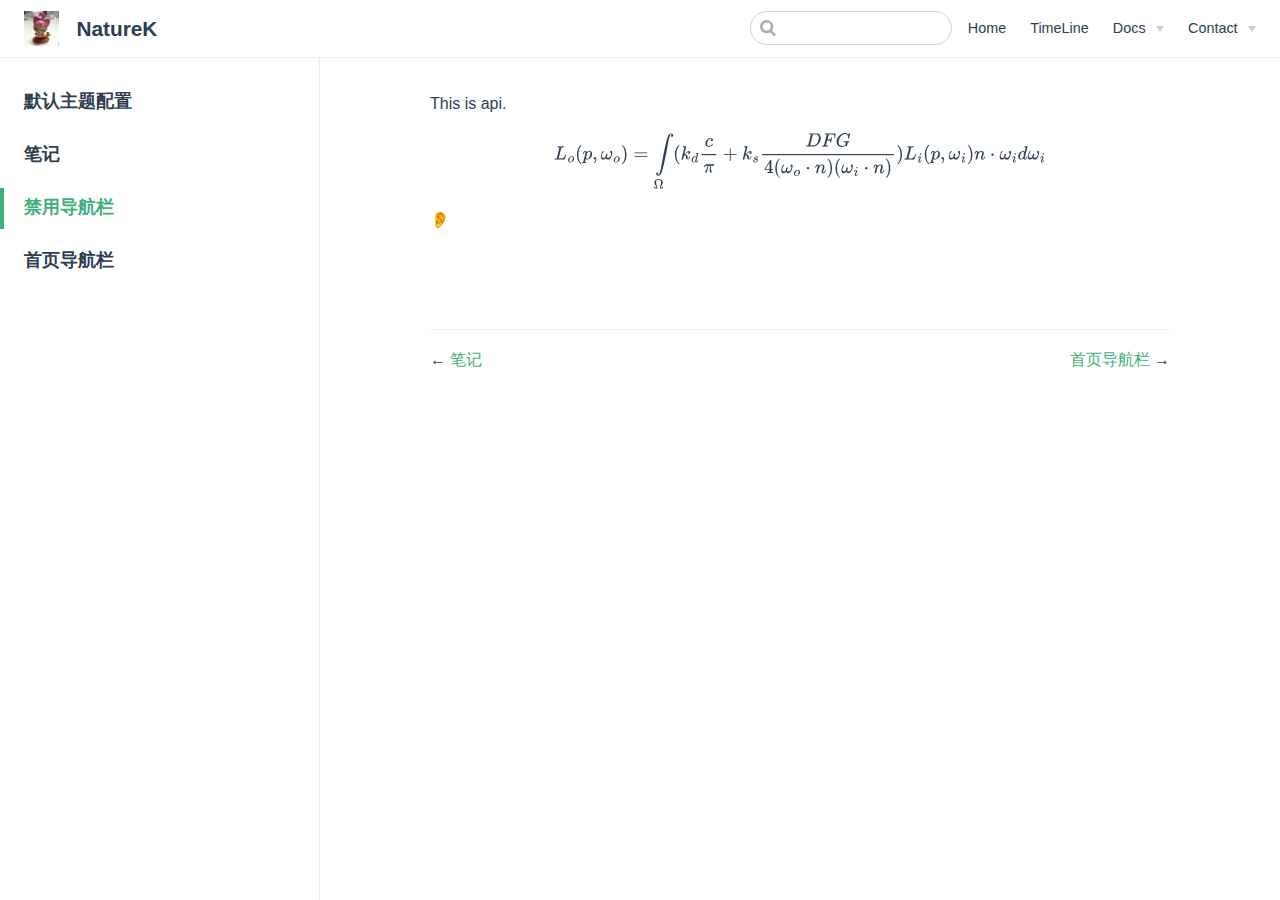
<file: docs/testdoc/3.html>
<!DOCTYPE html>
<html lang="en-US">
  <head>
    <meta charset="utf-8">
    <meta name="viewport" content="width=device-width,initial-scale=1">
    <title>禁用导航栏 | NatureK</title>
    <meta name="generator" content="VuePress 1.8.2">
    <link rel="icon" href="/favicon.ico">
    <meta name="description" content="">
    <meta name="viewport" content="width=device-width,initial-scale=1,user-scalable=no">
    
    <link rel="preload" href="/assets/css/0.styles.5615377d.css" as="style"><link rel="preload" href="/assets/js/app.58d48471.js" as="script"><link rel="preload" href="/assets/js/2.0105384e.js" as="script"><link rel="preload" href="/assets/js/14.56862a5a.js" as="script"><link rel="prefetch" href="/assets/js/10.4c6c9b0d.js"><link rel="prefetch" href="/assets/js/11.121ae956.js"><link rel="prefetch" href="/assets/js/12.04b1c9aa.js"><link rel="prefetch" href="/assets/js/13.dc6cf71e.js"><link rel="prefetch" href="/assets/js/15.8c8c7648.js"><link rel="prefetch" href="/assets/js/16.e8ef6d04.js"><link rel="prefetch" href="/assets/js/17.dd8478ad.js"><link rel="prefetch" href="/assets/js/3.3108a41a.js"><link rel="prefetch" href="/assets/js/4.f8d3aa05.js"><link rel="prefetch" href="/assets/js/5.e48f2fdd.js"><link rel="prefetch" href="/assets/js/6.a4c139af.js"><link rel="prefetch" href="/assets/js/7.a15e4abc.js"><link rel="prefetch" href="/assets/js/8.d8506ca9.js"><link rel="prefetch" href="/assets/js/9.2b0c301c.js">
    <link rel="stylesheet" href="/assets/css/0.styles.5615377d.css">
  </head>
  <body>
    <div id="app" data-server-rendered="true"><div class="theme-container"><header class="navbar"><div class="sidebar-button"><svg xmlns="http://www.w3.org/2000/svg" aria-hidden="true" role="img" viewBox="0 0 448 512" class="icon"><path fill="currentColor" d="M436 124H12c-6.627 0-12-5.373-12-12V80c0-6.627 5.373-12 12-12h424c6.627 0 12 5.373 12 12v32c0 6.627-5.373 12-12 12zm0 160H12c-6.627 0-12-5.373-12-12v-32c0-6.627 5.373-12 12-12h424c6.627 0 12 5.373 12 12v32c0 6.627-5.373 12-12 12zm0 160H12c-6.627 0-12-5.373-12-12v-32c0-6.627 5.373-12 12-12h424c6.627 0 12 5.373 12 12v32c0 6.627-5.373 12-12 12z"></path></svg></div> <a href="/" class="home-link router-link-active"><img src="/logo.jpg" alt="NatureK" class="logo"> <span class="site-name can-hide">NatureK</span></a> <div class="links"><div class="search-box"><input aria-label="Search" autocomplete="off" spellcheck="false" value=""> <!----></div> <nav class="nav-links can-hide"><div class="nav-item"><a href="/" class="nav-link">
  Home
</a></div><div class="nav-item"><a href="/timeline/" class="nav-link">
  TimeLine
</a></div><div class="nav-item"><div class="dropdown-wrapper"><button type="button" aria-label="Docs" class="dropdown-title"><span class="title">Docs</span> <span class="arrow down"></span></button> <button type="button" aria-label="Docs" class="mobile-dropdown-title"><span class="title">Docs</span> <span class="arrow right"></span></button> <ul class="nav-dropdown" style="display:none;"><li class="dropdown-item"><!----> <a href="/docs/testDoc/" class="nav-link">
  vuepress-reco
</a></li></ul></div></div><div class="nav-item"><div class="dropdown-wrapper"><button type="button" aria-label="Contact" class="dropdown-title"><span class="title">Contact</span> <span class="arrow down"></span></button> <button type="button" aria-label="Contact" class="mobile-dropdown-title"><span class="title">Contact</span> <span class="arrow right"></span></button> <ul class="nav-dropdown" style="display:none;"><li class="dropdown-item"><!----> <a href="https://github.com/recoluan" target="_blank" rel="noopener noreferrer" class="nav-link external">
  GitHub
  <span><svg xmlns="http://www.w3.org/2000/svg" aria-hidden="true" focusable="false" x="0px" y="0px" viewBox="0 0 100 100" width="15" height="15" class="icon outbound"><path fill="currentColor" d="M18.8,85.1h56l0,0c2.2,0,4-1.8,4-4v-32h-8v28h-48v-48h28v-8h-32l0,0c-2.2,0-4,1.8-4,4v56C14.8,83.3,16.6,85.1,18.8,85.1z"></path> <polygon fill="currentColor" points="45.7,48.7 51.3,54.3 77.2,28.5 77.2,37.2 85.2,37.2 85.2,14.9 62.8,14.9 62.8,22.9 71.5,22.9"></polygon></svg> <span class="sr-only">(opens new window)</span></span></a></li></ul></div></div> <!----></nav></div></header> <div class="sidebar-mask"></div> <aside class="sidebar"><nav class="nav-links"><div class="nav-item"><a href="/" class="nav-link">
  Home
</a></div><div class="nav-item"><a href="/timeline/" class="nav-link">
  TimeLine
</a></div><div class="nav-item"><div class="dropdown-wrapper"><button type="button" aria-label="Docs" class="dropdown-title"><span class="title">Docs</span> <span class="arrow down"></span></button> <button type="button" aria-label="Docs" class="mobile-dropdown-title"><span class="title">Docs</span> <span class="arrow right"></span></button> <ul class="nav-dropdown" style="display:none;"><li class="dropdown-item"><!----> <a href="/docs/testDoc/" class="nav-link">
  vuepress-reco
</a></li></ul></div></div><div class="nav-item"><div class="dropdown-wrapper"><button type="button" aria-label="Contact" class="dropdown-title"><span class="title">Contact</span> <span class="arrow down"></span></button> <button type="button" aria-label="Contact" class="mobile-dropdown-title"><span class="title">Contact</span> <span class="arrow right"></span></button> <ul class="nav-dropdown" style="display:none;"><li class="dropdown-item"><!----> <a href="https://github.com/recoluan" target="_blank" rel="noopener noreferrer" class="nav-link external">
  GitHub
  <span><svg xmlns="http://www.w3.org/2000/svg" aria-hidden="true" focusable="false" x="0px" y="0px" viewBox="0 0 100 100" width="15" height="15" class="icon outbound"><path fill="currentColor" d="M18.8,85.1h56l0,0c2.2,0,4-1.8,4-4v-32h-8v28h-48v-48h28v-8h-32l0,0c-2.2,0-4,1.8-4,4v56C14.8,83.3,16.6,85.1,18.8,85.1z"></path> <polygon fill="currentColor" points="45.7,48.7 51.3,54.3 77.2,28.5 77.2,37.2 85.2,37.2 85.2,14.9 62.8,14.9 62.8,22.9 71.5,22.9"></polygon></svg> <span class="sr-only">(opens new window)</span></span></a></li></ul></div></div> <!----></nav>  <ul class="sidebar-links"><li><a href="/docs/testdoc/wo.html" class="sidebar-link">默认主题配置</a></li><li><a href="/docs/testdoc/2.html" class="sidebar-link">笔记</a></li><li><a href="/docs/testdoc/3.html" aria-current="page" class="active sidebar-link">禁用导航栏</a></li><li><a href="/docs/testdoc/4.html" class="sidebar-link">首页导航栏</a></li></ul> </aside> <main class="page"> <div class="theme-default-content content__default"><p>This is api.</p> <mjx-container jax="SVG" display="true" class="MathJax" style="direction:ltr;display:block;text-align:center;margin:1em 0;"><svg xmlns="http://www.w3.org/2000/svg" width="58.169ex" height="6.803ex" role="img" focusable="false" viewBox="0 -1381 25710.9 3006.8" style="overflow:visible;min-height:1px;min-width:1px;vertical-align:-3.678ex;"><g stroke="currentColor" fill="currentColor" stroke-width="0" transform="scale(1,-1)"><g data-mml-node="math"><g data-mml-node="msub"><g data-mml-node="mi"><path data-c="1D43F" d="M228 637Q194 637 192 641Q191 643 191 649Q191 673 202 682Q204 683 217 683Q271 680 344 680Q485 680 506 683H518Q524 677 524 674T522 656Q517 641 513 637H475Q406 636 394 628Q387 624 380 600T313 336Q297 271 279 198T252 88L243 52Q243 48 252 48T311 46H328Q360 46 379 47T428 54T478 72T522 106T564 161Q580 191 594 228T611 270Q616 273 628 273H641Q647 264 647 262T627 203T583 83T557 9Q555 4 553 3T537 0T494 -1Q483 -1 418 -1T294 0H116Q32 0 32 10Q32 17 34 24Q39 43 44 45Q48 46 59 46H65Q92 46 125 49Q139 52 144 61Q147 65 216 339T285 628Q285 635 228 637Z" style="stroke-width:3;"></path></g><g data-mml-node="mi" transform="translate(714,-150) scale(0.707)"><path data-c="1D45C" d="M201 -11Q126 -11 80 38T34 156Q34 221 64 279T146 380Q222 441 301 441Q333 441 341 440Q354 437 367 433T402 417T438 387T464 338T476 268Q476 161 390 75T201 -11ZM121 120Q121 70 147 48T206 26Q250 26 289 58T351 142Q360 163 374 216T388 308Q388 352 370 375Q346 405 306 405Q243 405 195 347Q158 303 140 230T121 120Z" style="stroke-width:3;"></path></g></g><g data-mml-node="mo" transform="translate(1106.9,0)"><path data-c="28" d="M94 250Q94 319 104 381T127 488T164 576T202 643T244 695T277 729T302 750H315H319Q333 750 333 741Q333 738 316 720T275 667T226 581T184 443T167 250T184 58T225 -81T274 -167T316 -220T333 -241Q333 -250 318 -250H315H302L274 -226Q180 -141 137 -14T94 250Z" style="stroke-width:3;"></path></g><g data-mml-node="mi" transform="translate(1495.9,0)"><path data-c="1D45D" d="M23 287Q24 290 25 295T30 317T40 348T55 381T75 411T101 433T134 442Q209 442 230 378L240 387Q302 442 358 442Q423 442 460 395T497 281Q497 173 421 82T249 -10Q227 -10 210 -4Q199 1 187 11T168 28L161 36Q160 35 139 -51T118 -138Q118 -144 126 -145T163 -148H188Q194 -155 194 -157T191 -175Q188 -187 185 -190T172 -194Q170 -194 161 -194T127 -193T65 -192Q-5 -192 -24 -194H-32Q-39 -187 -39 -183Q-37 -156 -26 -148H-6Q28 -147 33 -136Q36 -130 94 103T155 350Q156 355 156 364Q156 405 131 405Q109 405 94 377T71 316T59 280Q57 278 43 278H29Q23 284 23 287ZM178 102Q200 26 252 26Q282 26 310 49T356 107Q374 141 392 215T411 325V331Q411 405 350 405Q339 405 328 402T306 393T286 380T269 365T254 350T243 336T235 326L232 322Q232 321 229 308T218 264T204 212Q178 106 178 102Z" style="stroke-width:3;"></path></g><g data-mml-node="mo" transform="translate(1998.9,0)"><path data-c="2C" d="M78 35T78 60T94 103T137 121Q165 121 187 96T210 8Q210 -27 201 -60T180 -117T154 -158T130 -185T117 -194Q113 -194 104 -185T95 -172Q95 -168 106 -156T131 -126T157 -76T173 -3V9L172 8Q170 7 167 6T161 3T152 1T140 0Q113 0 96 17Z" style="stroke-width:3;"></path></g><g data-mml-node="msub" transform="translate(2443.6,0)"><g data-mml-node="mi"><path data-c="1D714" d="M495 384Q495 406 514 424T555 443Q574 443 589 425T604 364Q604 334 592 278T555 155T483 38T377 -11Q297 -11 267 66Q266 68 260 61Q201 -11 125 -11Q15 -11 15 139Q15 230 56 325T123 434Q135 441 147 436Q160 429 160 418Q160 406 140 379T94 306T62 208Q61 202 61 187Q61 124 85 100T143 76Q201 76 245 129L253 137V156Q258 297 317 297Q348 297 348 261Q348 243 338 213T318 158L308 135Q309 133 310 129T318 115T334 97T358 83T393 76Q456 76 501 148T546 274Q546 305 533 325T508 357T495 384Z" style="stroke-width:3;"></path></g><g data-mml-node="mi" transform="translate(655,-150) scale(0.707)"><path data-c="1D45C" d="M201 -11Q126 -11 80 38T34 156Q34 221 64 279T146 380Q222 441 301 441Q333 441 341 440Q354 437 367 433T402 417T438 387T464 338T476 268Q476 161 390 75T201 -11ZM121 120Q121 70 147 48T206 26Q250 26 289 58T351 142Q360 163 374 216T388 308Q388 352 370 375Q346 405 306 405Q243 405 195 347Q158 303 140 230T121 120Z" style="stroke-width:3;"></path></g></g><g data-mml-node="mo" transform="translate(3491.6,0)"><path data-c="29" d="M60 749L64 750Q69 750 74 750H86L114 726Q208 641 251 514T294 250Q294 182 284 119T261 12T224 -76T186 -143T145 -194T113 -227T90 -246Q87 -249 86 -250H74Q66 -250 63 -250T58 -247T55 -238Q56 -237 66 -225Q221 -64 221 250T66 725Q56 737 55 738Q55 746 60 749Z" style="stroke-width:3;"></path></g><g data-mml-node="mo" transform="translate(4158.3,0)"><path data-c="3D" d="M56 347Q56 360 70 367H707Q722 359 722 347Q722 336 708 328L390 327H72Q56 332 56 347ZM56 153Q56 168 72 173H708Q722 163 722 153Q722 140 707 133H70Q56 140 56 153Z" style="stroke-width:3;"></path></g><g data-mml-node="munder" transform="translate(5214.1,0)"><g data-mml-node="mo" transform="translate(74.3,0) translate(0 1)"><path data-c="222B" d="M114 -798Q132 -824 165 -824H167Q195 -824 223 -764T275 -600T320 -391T362 -164Q365 -143 367 -133Q439 292 523 655T645 1127Q651 1145 655 1157T672 1201T699 1257T733 1306T777 1346T828 1360Q884 1360 912 1325T944 1245Q944 1220 932 1205T909 1186T887 1183Q866 1183 849 1198T832 1239Q832 1287 885 1296L882 1300Q879 1303 874 1307T866 1313Q851 1323 833 1323Q819 1323 807 1311T775 1255T736 1139T689 936T633 628Q574 293 510 -5T410 -437T355 -629Q278 -862 165 -862Q125 -862 92 -831T55 -746Q55 -711 74 -698T112 -685Q133 -685 150 -700T167 -741Q167 -789 114 -798Z" style="stroke-width:3;"></path></g><g data-mml-node="TeXAtom" transform="translate(0,-1525.8) scale(0.707)" data-mjx-texclass="ORD"><g data-mml-node="mi"><path data-c="3A9" d="M55 454Q55 503 75 546T127 617T197 665T272 695T337 704H352Q396 704 404 703Q527 687 596 615T666 454Q666 392 635 330T559 200T499 83V80H543Q589 81 600 83T617 93Q622 102 629 135T636 172L637 177H677V175L660 89Q645 3 644 2V0H552H488Q461 0 456 3T451 20Q451 89 499 235T548 455Q548 512 530 555T483 622T424 656T361 668Q332 668 303 658T243 626T193 560T174 456Q174 380 222 233T270 20Q270 7 263 0H77V2Q76 3 61 89L44 175V177H84L85 172Q85 171 88 155T96 119T104 93Q109 86 120 84T178 80H222V83Q206 132 162 199T87 329T55 454Z" style="stroke-width:3;"></path></g></g></g><g data-mml-node="mo" transform="translate(6232.4,0)"><path data-c="28" d="M94 250Q94 319 104 381T127 488T164 576T202 643T244 695T277 729T302 750H315H319Q333 750 333 741Q333 738 316 720T275 667T226 581T184 443T167 250T184 58T225 -81T274 -167T316 -220T333 -241Q333 -250 318 -250H315H302L274 -226Q180 -141 137 -14T94 250Z" style="stroke-width:3;"></path></g><g data-mml-node="msub" transform="translate(6621.4,0)"><g data-mml-node="mi"><path data-c="1D458" d="M121 647Q121 657 125 670T137 683Q138 683 209 688T282 694Q294 694 294 686Q294 679 244 477Q194 279 194 272Q213 282 223 291Q247 309 292 354T362 415Q402 442 438 442Q468 442 485 423T503 369Q503 344 496 327T477 302T456 291T438 288Q418 288 406 299T394 328Q394 353 410 369T442 390L458 393Q446 405 434 405H430Q398 402 367 380T294 316T228 255Q230 254 243 252T267 246T293 238T320 224T342 206T359 180T365 147Q365 130 360 106T354 66Q354 26 381 26Q429 26 459 145Q461 153 479 153H483Q499 153 499 144Q499 139 496 130Q455 -11 378 -11Q333 -11 305 15T277 90Q277 108 280 121T283 145Q283 167 269 183T234 206T200 217T182 220H180Q168 178 159 139T145 81T136 44T129 20T122 7T111 -2Q98 -11 83 -11Q66 -11 57 -1T48 16Q48 26 85 176T158 471L195 616Q196 629 188 632T149 637H144Q134 637 131 637T124 640T121 647Z" style="stroke-width:3;"></path></g><g data-mml-node="mi" transform="translate(554,-150) scale(0.707)"><path data-c="1D451" d="M366 683Q367 683 438 688T511 694Q523 694 523 686Q523 679 450 384T375 83T374 68Q374 26 402 26Q411 27 422 35Q443 55 463 131Q469 151 473 152Q475 153 483 153H487H491Q506 153 506 145Q506 140 503 129Q490 79 473 48T445 8T417 -8Q409 -10 393 -10Q359 -10 336 5T306 36L300 51Q299 52 296 50Q294 48 292 46Q233 -10 172 -10Q117 -10 75 30T33 157Q33 205 53 255T101 341Q148 398 195 420T280 442Q336 442 364 400Q369 394 369 396Q370 400 396 505T424 616Q424 629 417 632T378 637H357Q351 643 351 645T353 664Q358 683 366 683ZM352 326Q329 405 277 405Q242 405 210 374T160 293Q131 214 119 129Q119 126 119 118T118 106Q118 61 136 44T179 26Q233 26 290 98L298 109L352 326Z" style="stroke-width:3;"></path></g></g><g data-mml-node="mfrac" transform="translate(7593.1,0)"><g data-mml-node="mi" transform="translate(288.5,676)"><path data-c="1D450" d="M34 159Q34 268 120 355T306 442Q362 442 394 418T427 355Q427 326 408 306T360 285Q341 285 330 295T319 325T330 359T352 380T366 386H367Q367 388 361 392T340 400T306 404Q276 404 249 390Q228 381 206 359Q162 315 142 235T121 119Q121 73 147 50Q169 26 205 26H209Q321 26 394 111Q403 121 406 121Q410 121 419 112T429 98T420 83T391 55T346 25T282 0T202 -11Q127 -11 81 37T34 159Z" style="stroke-width:3;"></path></g><g data-mml-node="mi" transform="translate(220,-686)"><path data-c="1D70B" d="M132 -11Q98 -11 98 22V33L111 61Q186 219 220 334L228 358H196Q158 358 142 355T103 336Q92 329 81 318T62 297T53 285Q51 284 38 284Q19 284 19 294Q19 300 38 329T93 391T164 429Q171 431 389 431Q549 431 553 430Q573 423 573 402Q573 371 541 360Q535 358 472 358H408L405 341Q393 269 393 222Q393 170 402 129T421 65T431 37Q431 20 417 5T381 -10Q370 -10 363 -7T347 17T331 77Q330 86 330 121Q330 170 339 226T357 318T367 358H269L268 354Q268 351 249 275T206 114T175 17Q164 -11 132 -11Z" style="stroke-width:3;"></path></g><rect width="770" height="60" x="120" y="220"></rect></g><g data-mml-node="mo" transform="translate(8825.3,0)"><path data-c="2B" d="M56 237T56 250T70 270H369V420L370 570Q380 583 389 583Q402 583 409 568V270H707Q722 262 722 250T707 230H409V-68Q401 -82 391 -82H389H387Q375 -82 369 -68V230H70Q56 237 56 250Z" style="stroke-width:3;"></path></g><g data-mml-node="msub" transform="translate(9825.5,0)"><g data-mml-node="mi"><path data-c="1D458" d="M121 647Q121 657 125 670T137 683Q138 683 209 688T282 694Q294 694 294 686Q294 679 244 477Q194 279 194 272Q213 282 223 291Q247 309 292 354T362 415Q402 442 438 442Q468 442 485 423T503 369Q503 344 496 327T477 302T456 291T438 288Q418 288 406 299T394 328Q394 353 410 369T442 390L458 393Q446 405 434 405H430Q398 402 367 380T294 316T228 255Q230 254 243 252T267 246T293 238T320 224T342 206T359 180T365 147Q365 130 360 106T354 66Q354 26 381 26Q429 26 459 145Q461 153 479 153H483Q499 153 499 144Q499 139 496 130Q455 -11 378 -11Q333 -11 305 15T277 90Q277 108 280 121T283 145Q283 167 269 183T234 206T200 217T182 220H180Q168 178 159 139T145 81T136 44T129 20T122 7T111 -2Q98 -11 83 -11Q66 -11 57 -1T48 16Q48 26 85 176T158 471L195 616Q196 629 188 632T149 637H144Q134 637 131 637T124 640T121 647Z" style="stroke-width:3;"></path></g><g data-mml-node="mi" transform="translate(554,-150) scale(0.707)"><path data-c="1D460" d="M131 289Q131 321 147 354T203 415T300 442Q362 442 390 415T419 355Q419 323 402 308T364 292Q351 292 340 300T328 326Q328 342 337 354T354 372T367 378Q368 378 368 379Q368 382 361 388T336 399T297 405Q249 405 227 379T204 326Q204 301 223 291T278 274T330 259Q396 230 396 163Q396 135 385 107T352 51T289 7T195 -10Q118 -10 86 19T53 87Q53 126 74 143T118 160Q133 160 146 151T160 120Q160 94 142 76T111 58Q109 57 108 57T107 55Q108 52 115 47T146 34T201 27Q237 27 263 38T301 66T318 97T323 122Q323 150 302 164T254 181T195 196T148 231Q131 256 131 289Z" style="stroke-width:3;"></path></g></g><g data-mml-node="mfrac" transform="translate(10761.2,0)"><g data-mml-node="mrow" transform="translate(2387.4,676)"><g data-mml-node="mi"><path data-c="1D437" d="M287 628Q287 635 230 637Q207 637 200 638T193 647Q193 655 197 667T204 682Q206 683 403 683Q570 682 590 682T630 676Q702 659 752 597T803 431Q803 275 696 151T444 3L430 1L236 0H125H72Q48 0 41 2T33 11Q33 13 36 25Q40 41 44 43T67 46Q94 46 127 49Q141 52 146 61Q149 65 218 339T287 628ZM703 469Q703 507 692 537T666 584T629 613T590 629T555 636Q553 636 541 636T512 636T479 637H436Q392 637 386 627Q384 623 313 339T242 52Q242 48 253 48T330 47Q335 47 349 47T373 46Q499 46 581 128Q617 164 640 212T683 339T703 469Z" style="stroke-width:3;"></path></g><g data-mml-node="mi" transform="translate(828,0)"><path data-c="1D439" d="M48 1Q31 1 31 11Q31 13 34 25Q38 41 42 43T65 46Q92 46 125 49Q139 52 144 61Q146 66 215 342T285 622Q285 629 281 629Q273 632 228 634H197Q191 640 191 642T193 659Q197 676 203 680H742Q749 676 749 669Q749 664 736 557T722 447Q720 440 702 440H690Q683 445 683 453Q683 454 686 477T689 530Q689 560 682 579T663 610T626 626T575 633T503 634H480Q398 633 393 631Q388 629 386 623Q385 622 352 492L320 363H375Q378 363 398 363T426 364T448 367T472 374T489 386Q502 398 511 419T524 457T529 475Q532 480 548 480H560Q567 475 567 470Q567 467 536 339T502 207Q500 200 482 200H470Q463 206 463 212Q463 215 468 234T473 274Q473 303 453 310T364 317H309L277 190Q245 66 245 60Q245 46 334 46H359Q365 40 365 39T363 19Q359 6 353 0H336Q295 2 185 2Q120 2 86 2T48 1Z" style="stroke-width:3;"></path></g><g data-mml-node="mi" transform="translate(1577,0)"><path data-c="1D43A" d="M50 252Q50 367 117 473T286 641T490 704Q580 704 633 653Q642 643 648 636T656 626L657 623Q660 623 684 649Q691 655 699 663T715 679T725 690L740 705H746Q760 705 760 698Q760 694 728 561Q692 422 692 421Q690 416 687 415T669 413H653Q647 419 647 422Q647 423 648 429T650 449T651 481Q651 552 619 605T510 659Q492 659 471 656T418 643T357 615T294 567T236 496T189 394T158 260Q156 242 156 221Q156 173 170 136T206 79T256 45T308 28T353 24Q407 24 452 47T514 106Q517 114 529 161T541 214Q541 222 528 224T468 227H431Q425 233 425 235T427 254Q431 267 437 273H454Q494 271 594 271Q634 271 659 271T695 272T707 272Q721 272 721 263Q721 261 719 249Q714 230 709 228Q706 227 694 227Q674 227 653 224Q646 221 643 215T629 164Q620 131 614 108Q589 6 586 3Q584 1 581 1Q571 1 553 21T530 52Q530 53 528 52T522 47Q448 -22 322 -22Q201 -22 126 55T50 252Z" style="stroke-width:3;"></path></g></g><g data-mml-node="mrow" transform="translate(220,-710)"><g data-mml-node="mn"><path data-c="34" d="M462 0Q444 3 333 3Q217 3 199 0H190V46H221Q241 46 248 46T265 48T279 53T286 61Q287 63 287 115V165H28V211L179 442Q332 674 334 675Q336 677 355 677H373L379 671V211H471V165H379V114Q379 73 379 66T385 54Q393 47 442 46H471V0H462ZM293 211V545L74 212L183 211H293Z" style="stroke-width:3;"></path></g><g data-mml-node="mo" transform="translate(500,0)"><path data-c="28" d="M94 250Q94 319 104 381T127 488T164 576T202 643T244 695T277 729T302 750H315H319Q333 750 333 741Q333 738 316 720T275 667T226 581T184 443T167 250T184 58T225 -81T274 -167T316 -220T333 -241Q333 -250 318 -250H315H302L274 -226Q180 -141 137 -14T94 250Z" style="stroke-width:3;"></path></g><g data-mml-node="msub" transform="translate(889,0)"><g data-mml-node="mi"><path data-c="1D714" d="M495 384Q495 406 514 424T555 443Q574 443 589 425T604 364Q604 334 592 278T555 155T483 38T377 -11Q297 -11 267 66Q266 68 260 61Q201 -11 125 -11Q15 -11 15 139Q15 230 56 325T123 434Q135 441 147 436Q160 429 160 418Q160 406 140 379T94 306T62 208Q61 202 61 187Q61 124 85 100T143 76Q201 76 245 129L253 137V156Q258 297 317 297Q348 297 348 261Q348 243 338 213T318 158L308 135Q309 133 310 129T318 115T334 97T358 83T393 76Q456 76 501 148T546 274Q546 305 533 325T508 357T495 384Z" style="stroke-width:3;"></path></g><g data-mml-node="mi" transform="translate(655,-150) scale(0.707)"><path data-c="1D45C" d="M201 -11Q126 -11 80 38T34 156Q34 221 64 279T146 380Q222 441 301 441Q333 441 341 440Q354 437 367 433T402 417T438 387T464 338T476 268Q476 161 390 75T201 -11ZM121 120Q121 70 147 48T206 26Q250 26 289 58T351 142Q360 163 374 216T388 308Q388 352 370 375Q346 405 306 405Q243 405 195 347Q158 303 140 230T121 120Z" style="stroke-width:3;"></path></g></g><g data-mml-node="mo" transform="translate(2159.2,0)"><path data-c="22C5" d="M78 250Q78 274 95 292T138 310Q162 310 180 294T199 251Q199 226 182 208T139 190T96 207T78 250Z" style="stroke-width:3;"></path></g><g data-mml-node="mi" transform="translate(2659.4,0)"><path data-c="1D45B" d="M21 287Q22 293 24 303T36 341T56 388T89 425T135 442Q171 442 195 424T225 390T231 369Q231 367 232 367L243 378Q304 442 382 442Q436 442 469 415T503 336T465 179T427 52Q427 26 444 26Q450 26 453 27Q482 32 505 65T540 145Q542 153 560 153Q580 153 580 145Q580 144 576 130Q568 101 554 73T508 17T439 -10Q392 -10 371 17T350 73Q350 92 386 193T423 345Q423 404 379 404H374Q288 404 229 303L222 291L189 157Q156 26 151 16Q138 -11 108 -11Q95 -11 87 -5T76 7T74 17Q74 30 112 180T152 343Q153 348 153 366Q153 405 129 405Q91 405 66 305Q60 285 60 284Q58 278 41 278H27Q21 284 21 287Z" style="stroke-width:3;"></path></g><g data-mml-node="mo" transform="translate(3259.4,0)"><path data-c="29" d="M60 749L64 750Q69 750 74 750H86L114 726Q208 641 251 514T294 250Q294 182 284 119T261 12T224 -76T186 -143T145 -194T113 -227T90 -246Q87 -249 86 -250H74Q66 -250 63 -250T58 -247T55 -238Q56 -237 66 -225Q221 -64 221 250T66 725Q56 737 55 738Q55 746 60 749Z" style="stroke-width:3;"></path></g><g data-mml-node="mo" transform="translate(3648.4,0)"><path data-c="28" d="M94 250Q94 319 104 381T127 488T164 576T202 643T244 695T277 729T302 750H315H319Q333 750 333 741Q333 738 316 720T275 667T226 581T184 443T167 250T184 58T225 -81T274 -167T316 -220T333 -241Q333 -250 318 -250H315H302L274 -226Q180 -141 137 -14T94 250Z" style="stroke-width:3;"></path></g><g data-mml-node="msub" transform="translate(4037.4,0)"><g data-mml-node="mi"><path data-c="1D714" d="M495 384Q495 406 514 424T555 443Q574 443 589 425T604 364Q604 334 592 278T555 155T483 38T377 -11Q297 -11 267 66Q266 68 260 61Q201 -11 125 -11Q15 -11 15 139Q15 230 56 325T123 434Q135 441 147 436Q160 429 160 418Q160 406 140 379T94 306T62 208Q61 202 61 187Q61 124 85 100T143 76Q201 76 245 129L253 137V156Q258 297 317 297Q348 297 348 261Q348 243 338 213T318 158L308 135Q309 133 310 129T318 115T334 97T358 83T393 76Q456 76 501 148T546 274Q546 305 533 325T508 357T495 384Z" style="stroke-width:3;"></path></g><g data-mml-node="mi" transform="translate(655,-150) scale(0.707)"><path data-c="1D456" d="M184 600Q184 624 203 642T247 661Q265 661 277 649T290 619Q290 596 270 577T226 557Q211 557 198 567T184 600ZM21 287Q21 295 30 318T54 369T98 420T158 442Q197 442 223 419T250 357Q250 340 236 301T196 196T154 83Q149 61 149 51Q149 26 166 26Q175 26 185 29T208 43T235 78T260 137Q263 149 265 151T282 153Q302 153 302 143Q302 135 293 112T268 61T223 11T161 -11Q129 -11 102 10T74 74Q74 91 79 106T122 220Q160 321 166 341T173 380Q173 404 156 404H154Q124 404 99 371T61 287Q60 286 59 284T58 281T56 279T53 278T49 278T41 278H27Q21 284 21 287Z" style="stroke-width:3;"></path></g></g><g data-mml-node="mo" transform="translate(5208.6,0)"><path data-c="22C5" d="M78 250Q78 274 95 292T138 310Q162 310 180 294T199 251Q199 226 182 208T139 190T96 207T78 250Z" style="stroke-width:3;"></path></g><g data-mml-node="mi" transform="translate(5708.8,0)"><path data-c="1D45B" d="M21 287Q22 293 24 303T36 341T56 388T89 425T135 442Q171 442 195 424T225 390T231 369Q231 367 232 367L243 378Q304 442 382 442Q436 442 469 415T503 336T465 179T427 52Q427 26 444 26Q450 26 453 27Q482 32 505 65T540 145Q542 153 560 153Q580 153 580 145Q580 144 576 130Q568 101 554 73T508 17T439 -10Q392 -10 371 17T350 73Q350 92 386 193T423 345Q423 404 379 404H374Q288 404 229 303L222 291L189 157Q156 26 151 16Q138 -11 108 -11Q95 -11 87 -5T76 7T74 17Q74 30 112 180T152 343Q153 348 153 366Q153 405 129 405Q91 405 66 305Q60 285 60 284Q58 278 41 278H27Q21 284 21 287Z" style="stroke-width:3;"></path></g><g data-mml-node="mo" transform="translate(6308.8,0)"><path data-c="29" d="M60 749L64 750Q69 750 74 750H86L114 726Q208 641 251 514T294 250Q294 182 284 119T261 12T224 -76T186 -143T145 -194T113 -227T90 -246Q87 -249 86 -250H74Q66 -250 63 -250T58 -247T55 -238Q56 -237 66 -225Q221 -64 221 250T66 725Q56 737 55 738Q55 746 60 749Z" style="stroke-width:3;"></path></g></g><rect width="6897.8" height="60" x="120" y="220"></rect></g><g data-mml-node="mo" transform="translate(17898.9,0)"><path data-c="29" d="M60 749L64 750Q69 750 74 750H86L114 726Q208 641 251 514T294 250Q294 182 284 119T261 12T224 -76T186 -143T145 -194T113 -227T90 -246Q87 -249 86 -250H74Q66 -250 63 -250T58 -247T55 -238Q56 -237 66 -225Q221 -64 221 250T66 725Q56 737 55 738Q55 746 60 749Z" style="stroke-width:3;"></path></g><g data-mml-node="msub" transform="translate(18287.9,0)"><g data-mml-node="mi"><path data-c="1D43F" d="M228 637Q194 637 192 641Q191 643 191 649Q191 673 202 682Q204 683 217 683Q271 680 344 680Q485 680 506 683H518Q524 677 524 674T522 656Q517 641 513 637H475Q406 636 394 628Q387 624 380 600T313 336Q297 271 279 198T252 88L243 52Q243 48 252 48T311 46H328Q360 46 379 47T428 54T478 72T522 106T564 161Q580 191 594 228T611 270Q616 273 628 273H641Q647 264 647 262T627 203T583 83T557 9Q555 4 553 3T537 0T494 -1Q483 -1 418 -1T294 0H116Q32 0 32 10Q32 17 34 24Q39 43 44 45Q48 46 59 46H65Q92 46 125 49Q139 52 144 61Q147 65 216 339T285 628Q285 635 228 637Z" style="stroke-width:3;"></path></g><g data-mml-node="mi" transform="translate(714,-150) scale(0.707)"><path data-c="1D456" d="M184 600Q184 624 203 642T247 661Q265 661 277 649T290 619Q290 596 270 577T226 557Q211 557 198 567T184 600ZM21 287Q21 295 30 318T54 369T98 420T158 442Q197 442 223 419T250 357Q250 340 236 301T196 196T154 83Q149 61 149 51Q149 26 166 26Q175 26 185 29T208 43T235 78T260 137Q263 149 265 151T282 153Q302 153 302 143Q302 135 293 112T268 61T223 11T161 -11Q129 -11 102 10T74 74Q74 91 79 106T122 220Q160 321 166 341T173 380Q173 404 156 404H154Q124 404 99 371T61 287Q60 286 59 284T58 281T56 279T53 278T49 278T41 278H27Q21 284 21 287Z" style="stroke-width:3;"></path></g></g><g data-mml-node="mo" transform="translate(19295.9,0)"><path data-c="28" d="M94 250Q94 319 104 381T127 488T164 576T202 643T244 695T277 729T302 750H315H319Q333 750 333 741Q333 738 316 720T275 667T226 581T184 443T167 250T184 58T225 -81T274 -167T316 -220T333 -241Q333 -250 318 -250H315H302L274 -226Q180 -141 137 -14T94 250Z" style="stroke-width:3;"></path></g><g data-mml-node="mi" transform="translate(19684.9,0)"><path data-c="1D45D" d="M23 287Q24 290 25 295T30 317T40 348T55 381T75 411T101 433T134 442Q209 442 230 378L240 387Q302 442 358 442Q423 442 460 395T497 281Q497 173 421 82T249 -10Q227 -10 210 -4Q199 1 187 11T168 28L161 36Q160 35 139 -51T118 -138Q118 -144 126 -145T163 -148H188Q194 -155 194 -157T191 -175Q188 -187 185 -190T172 -194Q170 -194 161 -194T127 -193T65 -192Q-5 -192 -24 -194H-32Q-39 -187 -39 -183Q-37 -156 -26 -148H-6Q28 -147 33 -136Q36 -130 94 103T155 350Q156 355 156 364Q156 405 131 405Q109 405 94 377T71 316T59 280Q57 278 43 278H29Q23 284 23 287ZM178 102Q200 26 252 26Q282 26 310 49T356 107Q374 141 392 215T411 325V331Q411 405 350 405Q339 405 328 402T306 393T286 380T269 365T254 350T243 336T235 326L232 322Q232 321 229 308T218 264T204 212Q178 106 178 102Z" style="stroke-width:3;"></path></g><g data-mml-node="mo" transform="translate(20187.9,0)"><path data-c="2C" d="M78 35T78 60T94 103T137 121Q165 121 187 96T210 8Q210 -27 201 -60T180 -117T154 -158T130 -185T117 -194Q113 -194 104 -185T95 -172Q95 -168 106 -156T131 -126T157 -76T173 -3V9L172 8Q170 7 167 6T161 3T152 1T140 0Q113 0 96 17Z" style="stroke-width:3;"></path></g><g data-mml-node="msub" transform="translate(20632.6,0)"><g data-mml-node="mi"><path data-c="1D714" d="M495 384Q495 406 514 424T555 443Q574 443 589 425T604 364Q604 334 592 278T555 155T483 38T377 -11Q297 -11 267 66Q266 68 260 61Q201 -11 125 -11Q15 -11 15 139Q15 230 56 325T123 434Q135 441 147 436Q160 429 160 418Q160 406 140 379T94 306T62 208Q61 202 61 187Q61 124 85 100T143 76Q201 76 245 129L253 137V156Q258 297 317 297Q348 297 348 261Q348 243 338 213T318 158L308 135Q309 133 310 129T318 115T334 97T358 83T393 76Q456 76 501 148T546 274Q546 305 533 325T508 357T495 384Z" style="stroke-width:3;"></path></g><g data-mml-node="mi" transform="translate(655,-150) scale(0.707)"><path data-c="1D456" d="M184 600Q184 624 203 642T247 661Q265 661 277 649T290 619Q290 596 270 577T226 557Q211 557 198 567T184 600ZM21 287Q21 295 30 318T54 369T98 420T158 442Q197 442 223 419T250 357Q250 340 236 301T196 196T154 83Q149 61 149 51Q149 26 166 26Q175 26 185 29T208 43T235 78T260 137Q263 149 265 151T282 153Q302 153 302 143Q302 135 293 112T268 61T223 11T161 -11Q129 -11 102 10T74 74Q74 91 79 106T122 220Q160 321 166 341T173 380Q173 404 156 404H154Q124 404 99 371T61 287Q60 286 59 284T58 281T56 279T53 278T49 278T41 278H27Q21 284 21 287Z" style="stroke-width:3;"></path></g></g><g data-mml-node="mo" transform="translate(21581.5,0)"><path data-c="29" d="M60 749L64 750Q69 750 74 750H86L114 726Q208 641 251 514T294 250Q294 182 284 119T261 12T224 -76T186 -143T145 -194T113 -227T90 -246Q87 -249 86 -250H74Q66 -250 63 -250T58 -247T55 -238Q56 -237 66 -225Q221 -64 221 250T66 725Q56 737 55 738Q55 746 60 749Z" style="stroke-width:3;"></path></g><g data-mml-node="mi" transform="translate(21970.5,0)"><path data-c="1D45B" d="M21 287Q22 293 24 303T36 341T56 388T89 425T135 442Q171 442 195 424T225 390T231 369Q231 367 232 367L243 378Q304 442 382 442Q436 442 469 415T503 336T465 179T427 52Q427 26 444 26Q450 26 453 27Q482 32 505 65T540 145Q542 153 560 153Q580 153 580 145Q580 144 576 130Q568 101 554 73T508 17T439 -10Q392 -10 371 17T350 73Q350 92 386 193T423 345Q423 404 379 404H374Q288 404 229 303L222 291L189 157Q156 26 151 16Q138 -11 108 -11Q95 -11 87 -5T76 7T74 17Q74 30 112 180T152 343Q153 348 153 366Q153 405 129 405Q91 405 66 305Q60 285 60 284Q58 278 41 278H27Q21 284 21 287Z" style="stroke-width:3;"></path></g><g data-mml-node="mo" transform="translate(22792.7,0)"><path data-c="22C5" d="M78 250Q78 274 95 292T138 310Q162 310 180 294T199 251Q199 226 182 208T139 190T96 207T78 250Z" style="stroke-width:3;"></path></g><g data-mml-node="msub" transform="translate(23293,0)"><g data-mml-node="mi"><path data-c="1D714" d="M495 384Q495 406 514 424T555 443Q574 443 589 425T604 364Q604 334 592 278T555 155T483 38T377 -11Q297 -11 267 66Q266 68 260 61Q201 -11 125 -11Q15 -11 15 139Q15 230 56 325T123 434Q135 441 147 436Q160 429 160 418Q160 406 140 379T94 306T62 208Q61 202 61 187Q61 124 85 100T143 76Q201 76 245 129L253 137V156Q258 297 317 297Q348 297 348 261Q348 243 338 213T318 158L308 135Q309 133 310 129T318 115T334 97T358 83T393 76Q456 76 501 148T546 274Q546 305 533 325T508 357T495 384Z" style="stroke-width:3;"></path></g><g data-mml-node="mi" transform="translate(655,-150) scale(0.707)"><path data-c="1D456" d="M184 600Q184 624 203 642T247 661Q265 661 277 649T290 619Q290 596 270 577T226 557Q211 557 198 567T184 600ZM21 287Q21 295 30 318T54 369T98 420T158 442Q197 442 223 419T250 357Q250 340 236 301T196 196T154 83Q149 61 149 51Q149 26 166 26Q175 26 185 29T208 43T235 78T260 137Q263 149 265 151T282 153Q302 153 302 143Q302 135 293 112T268 61T223 11T161 -11Q129 -11 102 10T74 74Q74 91 79 106T122 220Q160 321 166 341T173 380Q173 404 156 404H154Q124 404 99 371T61 287Q60 286 59 284T58 281T56 279T53 278T49 278T41 278H27Q21 284 21 287Z" style="stroke-width:3;"></path></g></g><g data-mml-node="mi" transform="translate(24241.9,0)"><path data-c="1D451" d="M366 683Q367 683 438 688T511 694Q523 694 523 686Q523 679 450 384T375 83T374 68Q374 26 402 26Q411 27 422 35Q443 55 463 131Q469 151 473 152Q475 153 483 153H487H491Q506 153 506 145Q506 140 503 129Q490 79 473 48T445 8T417 -8Q409 -10 393 -10Q359 -10 336 5T306 36L300 51Q299 52 296 50Q294 48 292 46Q233 -10 172 -10Q117 -10 75 30T33 157Q33 205 53 255T101 341Q148 398 195 420T280 442Q336 442 364 400Q369 394 369 396Q370 400 396 505T424 616Q424 629 417 632T378 637H357Q351 643 351 645T353 664Q358 683 366 683ZM352 326Q329 405 277 405Q242 405 210 374T160 293Q131 214 119 129Q119 126 119 118T118 106Q118 61 136 44T179 26Q233 26 290 98L298 109L352 326Z" style="stroke-width:3;"></path></g><g data-mml-node="msub" transform="translate(24761.9,0)"><g data-mml-node="mi"><path data-c="1D714" d="M495 384Q495 406 514 424T555 443Q574 443 589 425T604 364Q604 334 592 278T555 155T483 38T377 -11Q297 -11 267 66Q266 68 260 61Q201 -11 125 -11Q15 -11 15 139Q15 230 56 325T123 434Q135 441 147 436Q160 429 160 418Q160 406 140 379T94 306T62 208Q61 202 61 187Q61 124 85 100T143 76Q201 76 245 129L253 137V156Q258 297 317 297Q348 297 348 261Q348 243 338 213T318 158L308 135Q309 133 310 129T318 115T334 97T358 83T393 76Q456 76 501 148T546 274Q546 305 533 325T508 357T495 384Z" style="stroke-width:3;"></path></g><g data-mml-node="mi" transform="translate(655,-150) scale(0.707)"><path data-c="1D456" d="M184 600Q184 624 203 642T247 661Q265 661 277 649T290 619Q290 596 270 577T226 557Q211 557 198 567T184 600ZM21 287Q21 295 30 318T54 369T98 420T158 442Q197 442 223 419T250 357Q250 340 236 301T196 196T154 83Q149 61 149 51Q149 26 166 26Q175 26 185 29T208 43T235 78T260 137Q263 149 265 151T282 153Q302 153 302 143Q302 135 293 112T268 61T223 11T161 -11Q129 -11 102 10T74 74Q74 91 79 106T122 220Q160 321 166 341T173 380Q173 404 156 404H154Q124 404 99 371T61 287Q60 286 59 284T58 281T56 279T53 278T49 278T41 278H27Q21 284 21 287Z" style="stroke-width:3;"></path></g></g></g></g></svg></mjx-container><p>👂</p></div> <footer class="page-edit"><!----> <!----></footer> <div class="page-nav"><p class="inner"><span class="prev">
      ←
      <a href="/docs/testdoc/2.html" class="prev">
        笔记
      </a></span> <span class="next"><a href="/docs/testdoc/4.html">
        首页导航栏
      </a>
      →
    </span></p></div> </main></div><div class="global-ui"></div></div>
    <script src="/assets/js/app.58d48471.js" defer></script><script src="/assets/js/2.0105384e.js" defer></script><script src="/assets/js/14.56862a5a.js" defer></script>
  </body>
</html>
</file>
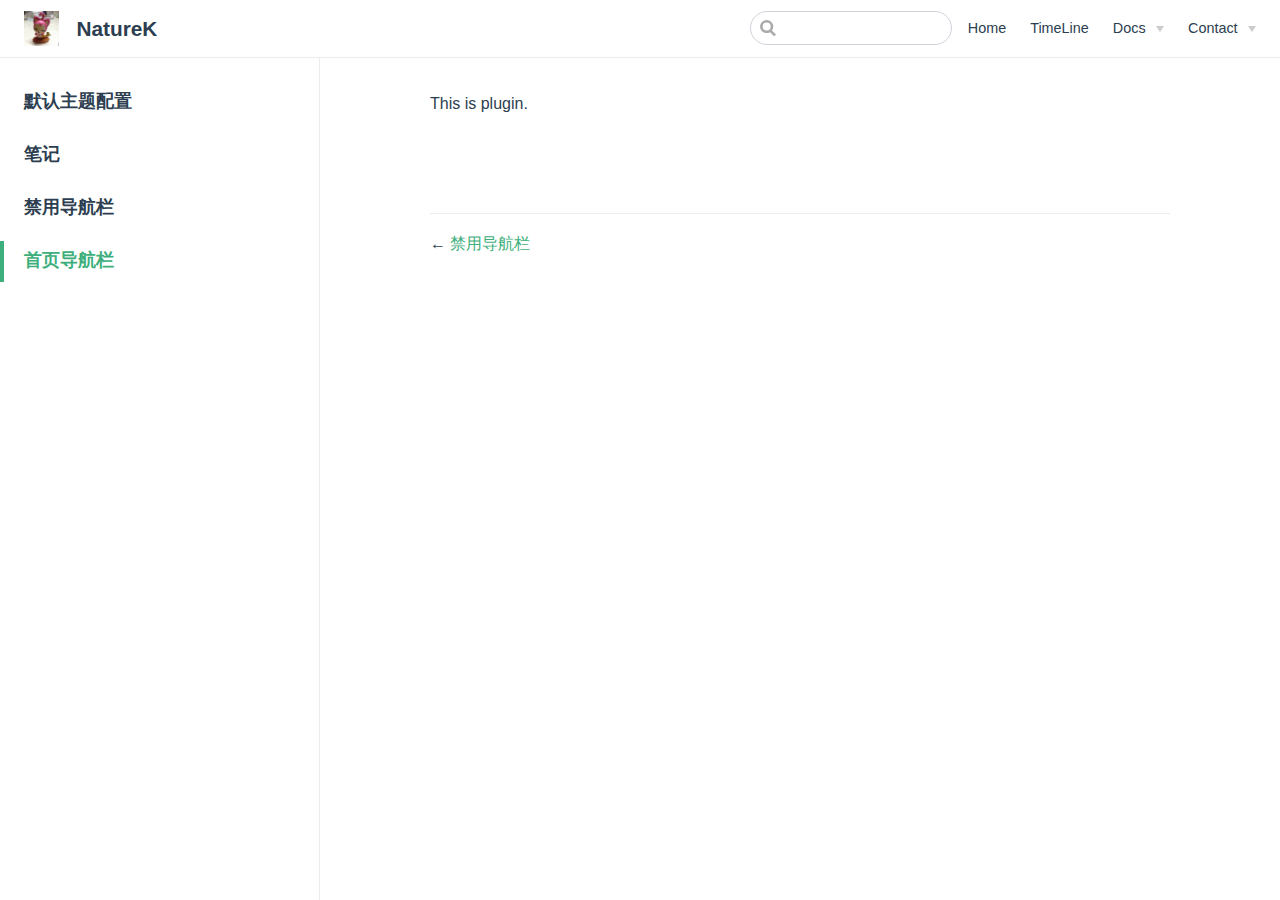
<file: docs/testdoc/4.html>
<!DOCTYPE html>
<html lang="en-US">
  <head>
    <meta charset="utf-8">
    <meta name="viewport" content="width=device-width,initial-scale=1">
    <title>首页导航栏 | NatureK</title>
    <meta name="generator" content="VuePress 1.8.2">
    <link rel="icon" href="/favicon.ico">
    <meta name="description" content="">
    <meta name="viewport" content="width=device-width,initial-scale=1,user-scalable=no">
    
    <link rel="preload" href="/assets/css/0.styles.5615377d.css" as="style"><link rel="preload" href="/assets/js/app.58d48471.js" as="script"><link rel="preload" href="/assets/js/2.0105384e.js" as="script"><link rel="preload" href="/assets/js/15.8c8c7648.js" as="script"><link rel="prefetch" href="/assets/js/10.4c6c9b0d.js"><link rel="prefetch" href="/assets/js/11.121ae956.js"><link rel="prefetch" href="/assets/js/12.04b1c9aa.js"><link rel="prefetch" href="/assets/js/13.dc6cf71e.js"><link rel="prefetch" href="/assets/js/14.56862a5a.js"><link rel="prefetch" href="/assets/js/16.e8ef6d04.js"><link rel="prefetch" href="/assets/js/17.dd8478ad.js"><link rel="prefetch" href="/assets/js/3.3108a41a.js"><link rel="prefetch" href="/assets/js/4.f8d3aa05.js"><link rel="prefetch" href="/assets/js/5.e48f2fdd.js"><link rel="prefetch" href="/assets/js/6.a4c139af.js"><link rel="prefetch" href="/assets/js/7.a15e4abc.js"><link rel="prefetch" href="/assets/js/8.d8506ca9.js"><link rel="prefetch" href="/assets/js/9.2b0c301c.js">
    <link rel="stylesheet" href="/assets/css/0.styles.5615377d.css">
  </head>
  <body>
    <div id="app" data-server-rendered="true"><div class="theme-container"><header class="navbar"><div class="sidebar-button"><svg xmlns="http://www.w3.org/2000/svg" aria-hidden="true" role="img" viewBox="0 0 448 512" class="icon"><path fill="currentColor" d="M436 124H12c-6.627 0-12-5.373-12-12V80c0-6.627 5.373-12 12-12h424c6.627 0 12 5.373 12 12v32c0 6.627-5.373 12-12 12zm0 160H12c-6.627 0-12-5.373-12-12v-32c0-6.627 5.373-12 12-12h424c6.627 0 12 5.373 12 12v32c0 6.627-5.373 12-12 12zm0 160H12c-6.627 0-12-5.373-12-12v-32c0-6.627 5.373-12 12-12h424c6.627 0 12 5.373 12 12v32c0 6.627-5.373 12-12 12z"></path></svg></div> <a href="/" class="home-link router-link-active"><img src="/logo.jpg" alt="NatureK" class="logo"> <span class="site-name can-hide">NatureK</span></a> <div class="links"><div class="search-box"><input aria-label="Search" autocomplete="off" spellcheck="false" value=""> <!----></div> <nav class="nav-links can-hide"><div class="nav-item"><a href="/" class="nav-link">
  Home
</a></div><div class="nav-item"><a href="/timeline/" class="nav-link">
  TimeLine
</a></div><div class="nav-item"><div class="dropdown-wrapper"><button type="button" aria-label="Docs" class="dropdown-title"><span class="title">Docs</span> <span class="arrow down"></span></button> <button type="button" aria-label="Docs" class="mobile-dropdown-title"><span class="title">Docs</span> <span class="arrow right"></span></button> <ul class="nav-dropdown" style="display:none;"><li class="dropdown-item"><!----> <a href="/docs/testDoc/" class="nav-link">
  vuepress-reco
</a></li></ul></div></div><div class="nav-item"><div class="dropdown-wrapper"><button type="button" aria-label="Contact" class="dropdown-title"><span class="title">Contact</span> <span class="arrow down"></span></button> <button type="button" aria-label="Contact" class="mobile-dropdown-title"><span class="title">Contact</span> <span class="arrow right"></span></button> <ul class="nav-dropdown" style="display:none;"><li class="dropdown-item"><!----> <a href="https://github.com/recoluan" target="_blank" rel="noopener noreferrer" class="nav-link external">
  GitHub
  <span><svg xmlns="http://www.w3.org/2000/svg" aria-hidden="true" focusable="false" x="0px" y="0px" viewBox="0 0 100 100" width="15" height="15" class="icon outbound"><path fill="currentColor" d="M18.8,85.1h56l0,0c2.2,0,4-1.8,4-4v-32h-8v28h-48v-48h28v-8h-32l0,0c-2.2,0-4,1.8-4,4v56C14.8,83.3,16.6,85.1,18.8,85.1z"></path> <polygon fill="currentColor" points="45.7,48.7 51.3,54.3 77.2,28.5 77.2,37.2 85.2,37.2 85.2,14.9 62.8,14.9 62.8,22.9 71.5,22.9"></polygon></svg> <span class="sr-only">(opens new window)</span></span></a></li></ul></div></div> <!----></nav></div></header> <div class="sidebar-mask"></div> <aside class="sidebar"><nav class="nav-links"><div class="nav-item"><a href="/" class="nav-link">
  Home
</a></div><div class="nav-item"><a href="/timeline/" class="nav-link">
  TimeLine
</a></div><div class="nav-item"><div class="dropdown-wrapper"><button type="button" aria-label="Docs" class="dropdown-title"><span class="title">Docs</span> <span class="arrow down"></span></button> <button type="button" aria-label="Docs" class="mobile-dropdown-title"><span class="title">Docs</span> <span class="arrow right"></span></button> <ul class="nav-dropdown" style="display:none;"><li class="dropdown-item"><!----> <a href="/docs/testDoc/" class="nav-link">
  vuepress-reco
</a></li></ul></div></div><div class="nav-item"><div class="dropdown-wrapper"><button type="button" aria-label="Contact" class="dropdown-title"><span class="title">Contact</span> <span class="arrow down"></span></button> <button type="button" aria-label="Contact" class="mobile-dropdown-title"><span class="title">Contact</span> <span class="arrow right"></span></button> <ul class="nav-dropdown" style="display:none;"><li class="dropdown-item"><!----> <a href="https://github.com/recoluan" target="_blank" rel="noopener noreferrer" class="nav-link external">
  GitHub
  <span><svg xmlns="http://www.w3.org/2000/svg" aria-hidden="true" focusable="false" x="0px" y="0px" viewBox="0 0 100 100" width="15" height="15" class="icon outbound"><path fill="currentColor" d="M18.8,85.1h56l0,0c2.2,0,4-1.8,4-4v-32h-8v28h-48v-48h28v-8h-32l0,0c-2.2,0-4,1.8-4,4v56C14.8,83.3,16.6,85.1,18.8,85.1z"></path> <polygon fill="currentColor" points="45.7,48.7 51.3,54.3 77.2,28.5 77.2,37.2 85.2,37.2 85.2,14.9 62.8,14.9 62.8,22.9 71.5,22.9"></polygon></svg> <span class="sr-only">(opens new window)</span></span></a></li></ul></div></div> <!----></nav>  <ul class="sidebar-links"><li><a href="/docs/testdoc/wo.html" class="sidebar-link">默认主题配置</a></li><li><a href="/docs/testdoc/2.html" class="sidebar-link">笔记</a></li><li><a href="/docs/testdoc/3.html" class="sidebar-link">禁用导航栏</a></li><li><a href="/docs/testdoc/4.html" aria-current="page" class="active sidebar-link">首页导航栏</a></li></ul> </aside> <main class="page"> <div class="theme-default-content content__default"><p>This is plugin.</p></div> <footer class="page-edit"><!----> <!----></footer> <div class="page-nav"><p class="inner"><span class="prev">
      ←
      <a href="/docs/testdoc/3.html" class="prev">
        禁用导航栏
      </a></span> <!----></p></div> </main></div><div class="global-ui"></div></div>
    <script src="/assets/js/app.58d48471.js" defer></script><script src="/assets/js/2.0105384e.js" defer></script><script src="/assets/js/15.8c8c7648.js" defer></script>
  </body>
</html>
</file>
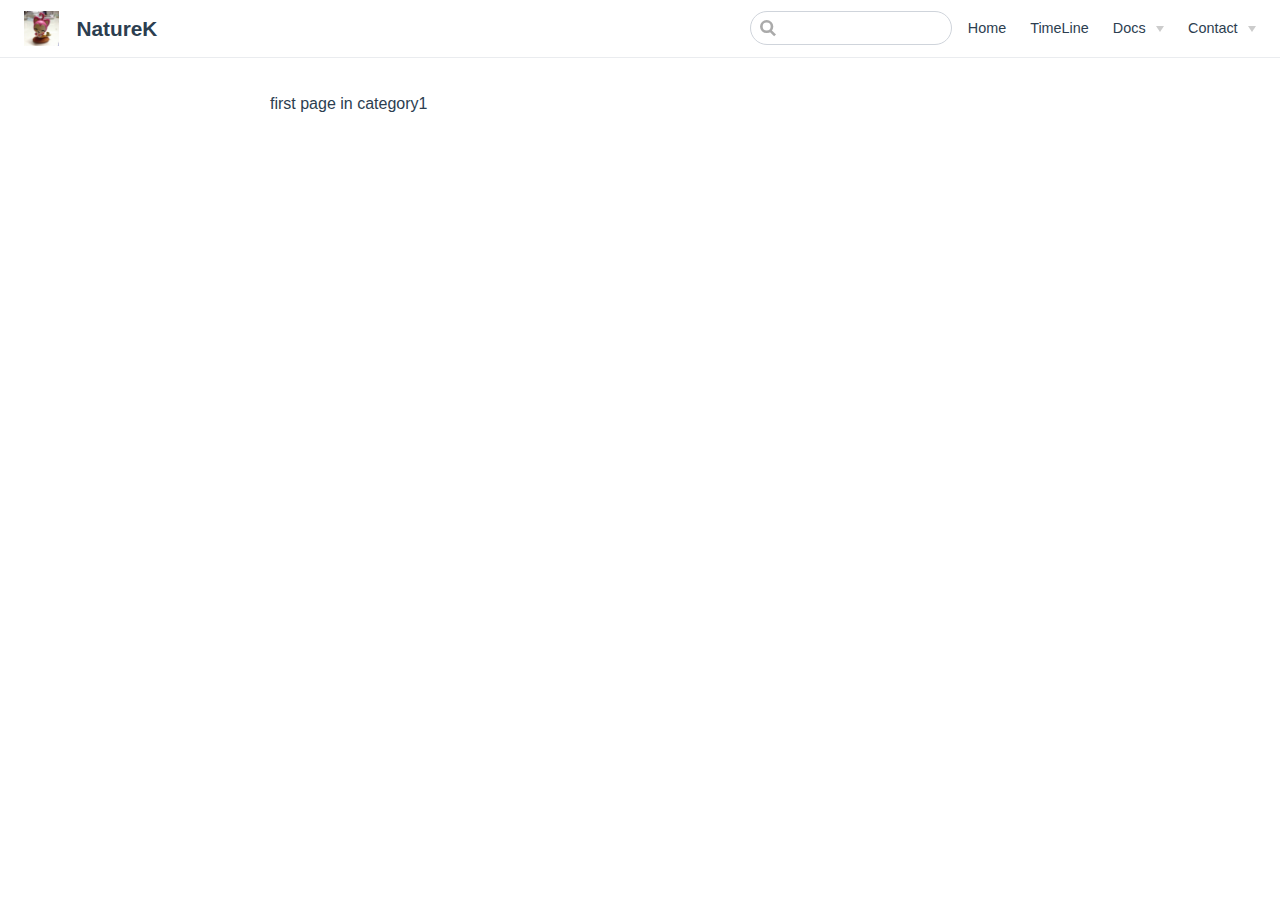
<file: blogs/category1/2018/121501.html>
<!DOCTYPE html>
<html lang="en-US">
  <head>
    <meta charset="utf-8">
    <meta name="viewport" content="width=device-width,initial-scale=1">
    <title>first page in category1 | NatureK</title>
    <meta name="generator" content="VuePress 1.8.2">
    <link rel="icon" href="/favicon.ico">
    <meta name="description" content="">
    <meta name="viewport" content="width=device-width,initial-scale=1,user-scalable=no">
    
    <link rel="preload" href="/assets/css/0.styles.5615377d.css" as="style"><link rel="preload" href="/assets/js/app.58d48471.js" as="script"><link rel="preload" href="/assets/js/2.0105384e.js" as="script"><link rel="preload" href="/assets/js/8.d8506ca9.js" as="script"><link rel="prefetch" href="/assets/js/10.4c6c9b0d.js"><link rel="prefetch" href="/assets/js/11.121ae956.js"><link rel="prefetch" href="/assets/js/12.04b1c9aa.js"><link rel="prefetch" href="/assets/js/13.dc6cf71e.js"><link rel="prefetch" href="/assets/js/14.56862a5a.js"><link rel="prefetch" href="/assets/js/15.8c8c7648.js"><link rel="prefetch" href="/assets/js/16.e8ef6d04.js"><link rel="prefetch" href="/assets/js/17.dd8478ad.js"><link rel="prefetch" href="/assets/js/3.3108a41a.js"><link rel="prefetch" href="/assets/js/4.f8d3aa05.js"><link rel="prefetch" href="/assets/js/5.e48f2fdd.js"><link rel="prefetch" href="/assets/js/6.a4c139af.js"><link rel="prefetch" href="/assets/js/7.a15e4abc.js"><link rel="prefetch" href="/assets/js/9.2b0c301c.js">
    <link rel="stylesheet" href="/assets/css/0.styles.5615377d.css">
  </head>
  <body>
    <div id="app" data-server-rendered="true"><div class="theme-container no-sidebar"><header class="navbar"><div class="sidebar-button"><svg xmlns="http://www.w3.org/2000/svg" aria-hidden="true" role="img" viewBox="0 0 448 512" class="icon"><path fill="currentColor" d="M436 124H12c-6.627 0-12-5.373-12-12V80c0-6.627 5.373-12 12-12h424c6.627 0 12 5.373 12 12v32c0 6.627-5.373 12-12 12zm0 160H12c-6.627 0-12-5.373-12-12v-32c0-6.627 5.373-12 12-12h424c6.627 0 12 5.373 12 12v32c0 6.627-5.373 12-12 12zm0 160H12c-6.627 0-12-5.373-12-12v-32c0-6.627 5.373-12 12-12h424c6.627 0 12 5.373 12 12v32c0 6.627-5.373 12-12 12z"></path></svg></div> <a href="/" class="home-link router-link-active"><img src="/logo.jpg" alt="NatureK" class="logo"> <span class="site-name can-hide">NatureK</span></a> <div class="links"><div class="search-box"><input aria-label="Search" autocomplete="off" spellcheck="false" value=""> <!----></div> <nav class="nav-links can-hide"><div class="nav-item"><a href="/" class="nav-link">
  Home
</a></div><div class="nav-item"><a href="/timeline/" class="nav-link">
  TimeLine
</a></div><div class="nav-item"><div class="dropdown-wrapper"><button type="button" aria-label="Docs" class="dropdown-title"><span class="title">Docs</span> <span class="arrow down"></span></button> <button type="button" aria-label="Docs" class="mobile-dropdown-title"><span class="title">Docs</span> <span class="arrow right"></span></button> <ul class="nav-dropdown" style="display:none;"><li class="dropdown-item"><!----> <a href="/docs/testDoc/" class="nav-link">
  vuepress-reco
</a></li></ul></div></div><div class="nav-item"><div class="dropdown-wrapper"><button type="button" aria-label="Contact" class="dropdown-title"><span class="title">Contact</span> <span class="arrow down"></span></button> <button type="button" aria-label="Contact" class="mobile-dropdown-title"><span class="title">Contact</span> <span class="arrow right"></span></button> <ul class="nav-dropdown" style="display:none;"><li class="dropdown-item"><!----> <a href="https://github.com/recoluan" target="_blank" rel="noopener noreferrer" class="nav-link external">
  GitHub
  <span><svg xmlns="http://www.w3.org/2000/svg" aria-hidden="true" focusable="false" x="0px" y="0px" viewBox="0 0 100 100" width="15" height="15" class="icon outbound"><path fill="currentColor" d="M18.8,85.1h56l0,0c2.2,0,4-1.8,4-4v-32h-8v28h-48v-48h28v-8h-32l0,0c-2.2,0-4,1.8-4,4v56C14.8,83.3,16.6,85.1,18.8,85.1z"></path> <polygon fill="currentColor" points="45.7,48.7 51.3,54.3 77.2,28.5 77.2,37.2 85.2,37.2 85.2,14.9 62.8,14.9 62.8,22.9 71.5,22.9"></polygon></svg> <span class="sr-only">(opens new window)</span></span></a></li></ul></div></div> <!----></nav></div></header> <div class="sidebar-mask"></div> <aside class="sidebar"><nav class="nav-links"><div class="nav-item"><a href="/" class="nav-link">
  Home
</a></div><div class="nav-item"><a href="/timeline/" class="nav-link">
  TimeLine
</a></div><div class="nav-item"><div class="dropdown-wrapper"><button type="button" aria-label="Docs" class="dropdown-title"><span class="title">Docs</span> <span class="arrow down"></span></button> <button type="button" aria-label="Docs" class="mobile-dropdown-title"><span class="title">Docs</span> <span class="arrow right"></span></button> <ul class="nav-dropdown" style="display:none;"><li class="dropdown-item"><!----> <a href="/docs/testDoc/" class="nav-link">
  vuepress-reco
</a></li></ul></div></div><div class="nav-item"><div class="dropdown-wrapper"><button type="button" aria-label="Contact" class="dropdown-title"><span class="title">Contact</span> <span class="arrow down"></span></button> <button type="button" aria-label="Contact" class="mobile-dropdown-title"><span class="title">Contact</span> <span class="arrow right"></span></button> <ul class="nav-dropdown" style="display:none;"><li class="dropdown-item"><!----> <a href="https://github.com/recoluan" target="_blank" rel="noopener noreferrer" class="nav-link external">
  GitHub
  <span><svg xmlns="http://www.w3.org/2000/svg" aria-hidden="true" focusable="false" x="0px" y="0px" viewBox="0 0 100 100" width="15" height="15" class="icon outbound"><path fill="currentColor" d="M18.8,85.1h56l0,0c2.2,0,4-1.8,4-4v-32h-8v28h-48v-48h28v-8h-32l0,0c-2.2,0-4,1.8-4,4v56C14.8,83.3,16.6,85.1,18.8,85.1z"></path> <polygon fill="currentColor" points="45.7,48.7 51.3,54.3 77.2,28.5 77.2,37.2 85.2,37.2 85.2,14.9 62.8,14.9 62.8,22.9 71.5,22.9"></polygon></svg> <span class="sr-only">(opens new window)</span></span></a></li></ul></div></div> <!----></nav>  <!----> </aside> <main class="page"> <div class="theme-default-content content__default"><p>first page in category1</p></div> <footer class="page-edit"><!----> <!----></footer> <!----> </main></div><div class="global-ui"></div></div>
    <script src="/assets/js/app.58d48471.js" defer></script><script src="/assets/js/2.0105384e.js" defer></script><script src="/assets/js/8.d8506ca9.js" defer></script>
  </body>
</html>
</file>
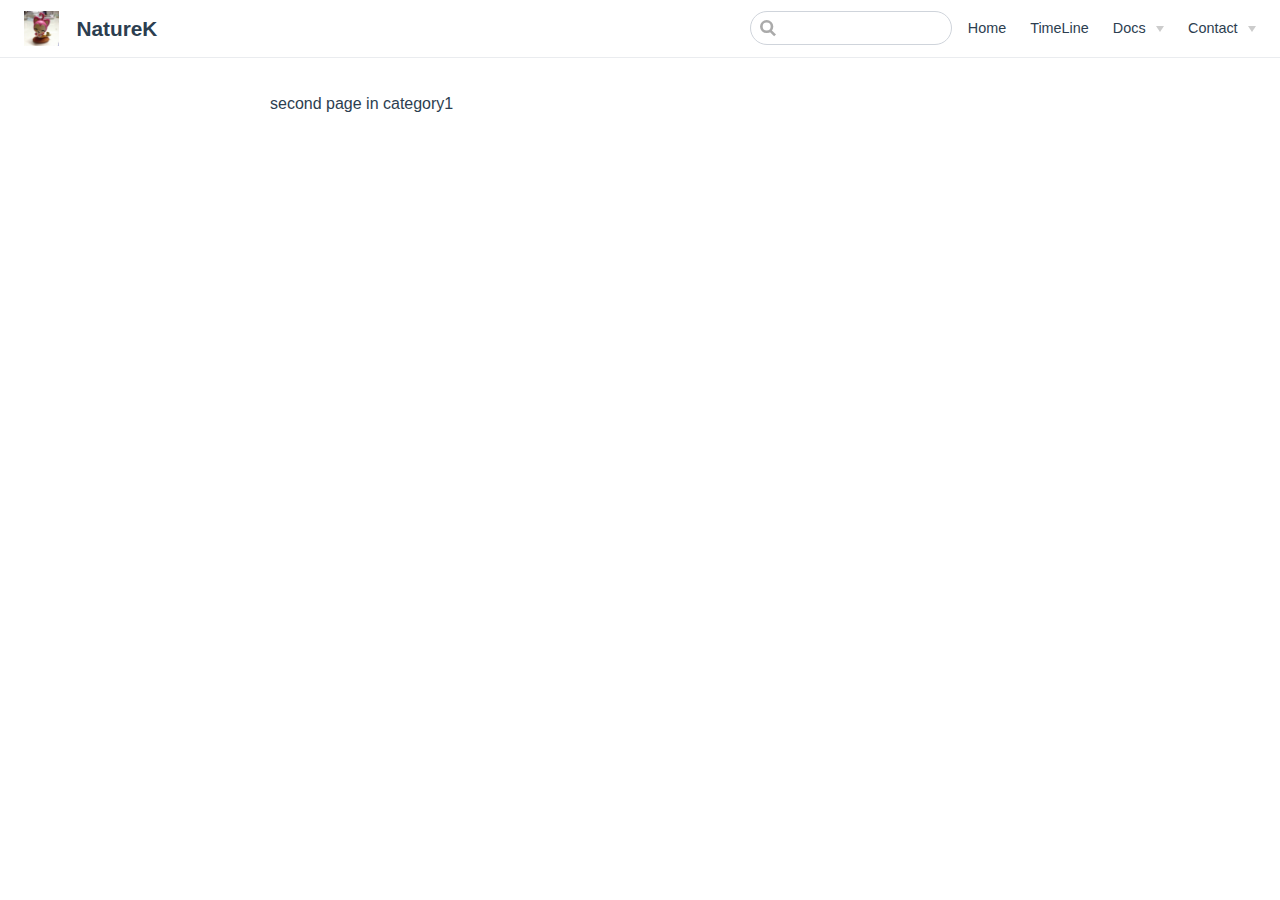
<file: blogs/category1/2019/092101.html>
<!DOCTYPE html>
<html lang="en-US">
  <head>
    <meta charset="utf-8">
    <meta name="viewport" content="width=device-width,initial-scale=1">
    <title>second page in category1 | NatureK</title>
    <meta name="generator" content="VuePress 1.8.2">
    <link rel="icon" href="/favicon.ico">
    <meta name="description" content="">
    <meta name="viewport" content="width=device-width,initial-scale=1,user-scalable=no">
    
    <link rel="preload" href="/assets/css/0.styles.5615377d.css" as="style"><link rel="preload" href="/assets/js/app.58d48471.js" as="script"><link rel="preload" href="/assets/js/2.0105384e.js" as="script"><link rel="preload" href="/assets/js/9.2b0c301c.js" as="script"><link rel="prefetch" href="/assets/js/10.4c6c9b0d.js"><link rel="prefetch" href="/assets/js/11.121ae956.js"><link rel="prefetch" href="/assets/js/12.04b1c9aa.js"><link rel="prefetch" href="/assets/js/13.dc6cf71e.js"><link rel="prefetch" href="/assets/js/14.56862a5a.js"><link rel="prefetch" href="/assets/js/15.8c8c7648.js"><link rel="prefetch" href="/assets/js/16.e8ef6d04.js"><link rel="prefetch" href="/assets/js/17.dd8478ad.js"><link rel="prefetch" href="/assets/js/3.3108a41a.js"><link rel="prefetch" href="/assets/js/4.f8d3aa05.js"><link rel="prefetch" href="/assets/js/5.e48f2fdd.js"><link rel="prefetch" href="/assets/js/6.a4c139af.js"><link rel="prefetch" href="/assets/js/7.a15e4abc.js"><link rel="prefetch" href="/assets/js/8.d8506ca9.js">
    <link rel="stylesheet" href="/assets/css/0.styles.5615377d.css">
  </head>
  <body>
    <div id="app" data-server-rendered="true"><div class="theme-container no-sidebar"><header class="navbar"><div class="sidebar-button"><svg xmlns="http://www.w3.org/2000/svg" aria-hidden="true" role="img" viewBox="0 0 448 512" class="icon"><path fill="currentColor" d="M436 124H12c-6.627 0-12-5.373-12-12V80c0-6.627 5.373-12 12-12h424c6.627 0 12 5.373 12 12v32c0 6.627-5.373 12-12 12zm0 160H12c-6.627 0-12-5.373-12-12v-32c0-6.627 5.373-12 12-12h424c6.627 0 12 5.373 12 12v32c0 6.627-5.373 12-12 12zm0 160H12c-6.627 0-12-5.373-12-12v-32c0-6.627 5.373-12 12-12h424c6.627 0 12 5.373 12 12v32c0 6.627-5.373 12-12 12z"></path></svg></div> <a href="/" class="home-link router-link-active"><img src="/logo.jpg" alt="NatureK" class="logo"> <span class="site-name can-hide">NatureK</span></a> <div class="links"><div class="search-box"><input aria-label="Search" autocomplete="off" spellcheck="false" value=""> <!----></div> <nav class="nav-links can-hide"><div class="nav-item"><a href="/" class="nav-link">
  Home
</a></div><div class="nav-item"><a href="/timeline/" class="nav-link">
  TimeLine
</a></div><div class="nav-item"><div class="dropdown-wrapper"><button type="button" aria-label="Docs" class="dropdown-title"><span class="title">Docs</span> <span class="arrow down"></span></button> <button type="button" aria-label="Docs" class="mobile-dropdown-title"><span class="title">Docs</span> <span class="arrow right"></span></button> <ul class="nav-dropdown" style="display:none;"><li class="dropdown-item"><!----> <a href="/docs/testDoc/" class="nav-link">
  vuepress-reco
</a></li></ul></div></div><div class="nav-item"><div class="dropdown-wrapper"><button type="button" aria-label="Contact" class="dropdown-title"><span class="title">Contact</span> <span class="arrow down"></span></button> <button type="button" aria-label="Contact" class="mobile-dropdown-title"><span class="title">Contact</span> <span class="arrow right"></span></button> <ul class="nav-dropdown" style="display:none;"><li class="dropdown-item"><!----> <a href="https://github.com/recoluan" target="_blank" rel="noopener noreferrer" class="nav-link external">
  GitHub
  <span><svg xmlns="http://www.w3.org/2000/svg" aria-hidden="true" focusable="false" x="0px" y="0px" viewBox="0 0 100 100" width="15" height="15" class="icon outbound"><path fill="currentColor" d="M18.8,85.1h56l0,0c2.2,0,4-1.8,4-4v-32h-8v28h-48v-48h28v-8h-32l0,0c-2.2,0-4,1.8-4,4v56C14.8,83.3,16.6,85.1,18.8,85.1z"></path> <polygon fill="currentColor" points="45.7,48.7 51.3,54.3 77.2,28.5 77.2,37.2 85.2,37.2 85.2,14.9 62.8,14.9 62.8,22.9 71.5,22.9"></polygon></svg> <span class="sr-only">(opens new window)</span></span></a></li></ul></div></div> <!----></nav></div></header> <div class="sidebar-mask"></div> <aside class="sidebar"><nav class="nav-links"><div class="nav-item"><a href="/" class="nav-link">
  Home
</a></div><div class="nav-item"><a href="/timeline/" class="nav-link">
  TimeLine
</a></div><div class="nav-item"><div class="dropdown-wrapper"><button type="button" aria-label="Docs" class="dropdown-title"><span class="title">Docs</span> <span class="arrow down"></span></button> <button type="button" aria-label="Docs" class="mobile-dropdown-title"><span class="title">Docs</span> <span class="arrow right"></span></button> <ul class="nav-dropdown" style="display:none;"><li class="dropdown-item"><!----> <a href="/docs/testDoc/" class="nav-link">
  vuepress-reco
</a></li></ul></div></div><div class="nav-item"><div class="dropdown-wrapper"><button type="button" aria-label="Contact" class="dropdown-title"><span class="title">Contact</span> <span class="arrow down"></span></button> <button type="button" aria-label="Contact" class="mobile-dropdown-title"><span class="title">Contact</span> <span class="arrow right"></span></button> <ul class="nav-dropdown" style="display:none;"><li class="dropdown-item"><!----> <a href="https://github.com/recoluan" target="_blank" rel="noopener noreferrer" class="nav-link external">
  GitHub
  <span><svg xmlns="http://www.w3.org/2000/svg" aria-hidden="true" focusable="false" x="0px" y="0px" viewBox="0 0 100 100" width="15" height="15" class="icon outbound"><path fill="currentColor" d="M18.8,85.1h56l0,0c2.2,0,4-1.8,4-4v-32h-8v28h-48v-48h28v-8h-32l0,0c-2.2,0-4,1.8-4,4v56C14.8,83.3,16.6,85.1,18.8,85.1z"></path> <polygon fill="currentColor" points="45.7,48.7 51.3,54.3 77.2,28.5 77.2,37.2 85.2,37.2 85.2,14.9 62.8,14.9 62.8,22.9 71.5,22.9"></polygon></svg> <span class="sr-only">(opens new window)</span></span></a></li></ul></div></div> <!----></nav>  <!----> </aside> <main class="page"> <div class="theme-default-content content__default"><p>second page in category1</p></div> <footer class="page-edit"><!----> <!----></footer> <!----> </main></div><div class="global-ui"></div></div>
    <script src="/assets/js/app.58d48471.js" defer></script><script src="/assets/js/2.0105384e.js" defer></script><script src="/assets/js/9.2b0c301c.js" defer></script>
  </body>
</html>
</file>
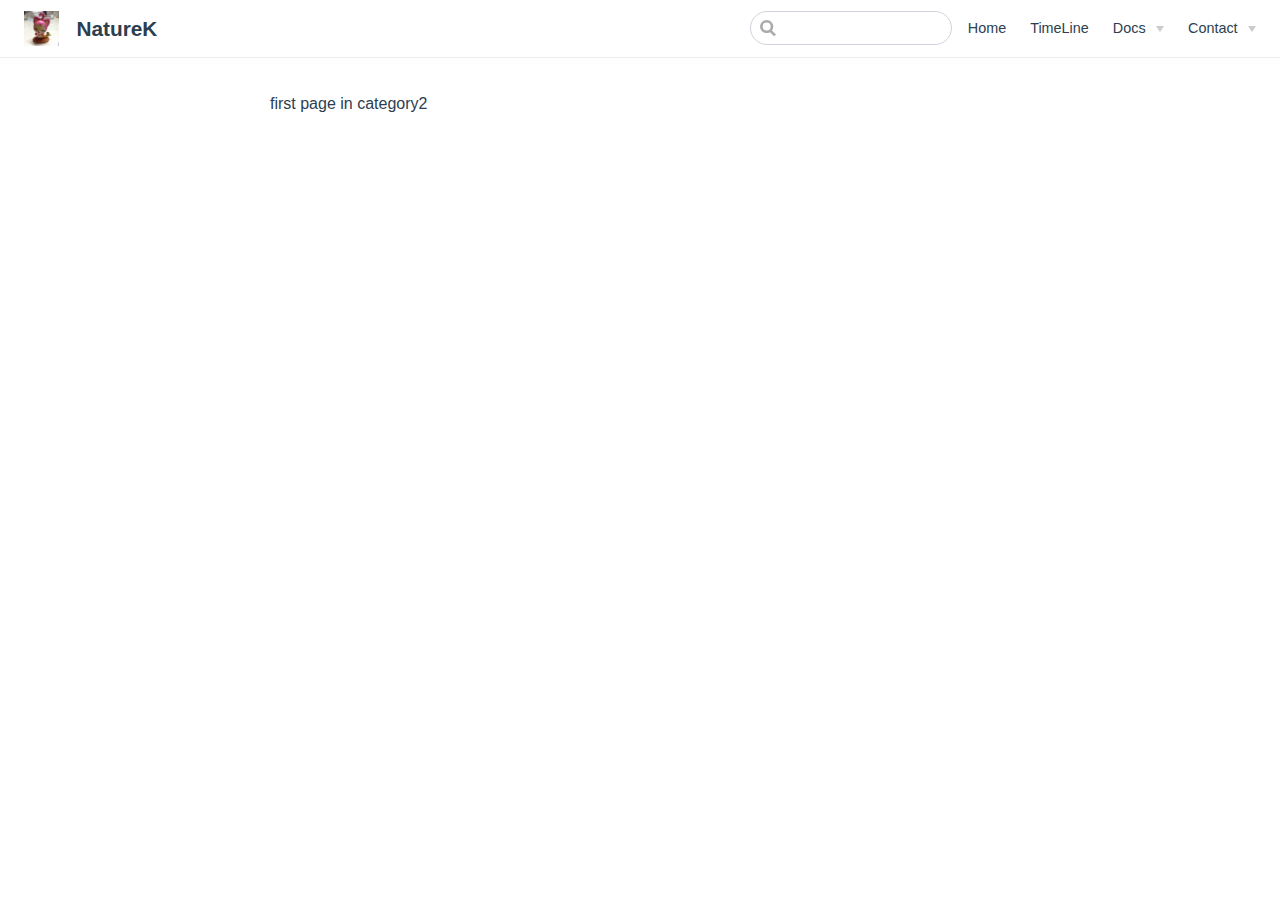
<file: blogs/category2/2016/121501.html>
<!DOCTYPE html>
<html lang="en-US">
  <head>
    <meta charset="utf-8">
    <meta name="viewport" content="width=device-width,initial-scale=1">
    <title>first page in category2 | NatureK</title>
    <meta name="generator" content="VuePress 1.8.2">
    <link rel="icon" href="/favicon.ico">
    <meta name="description" content="">
    <meta name="viewport" content="width=device-width,initial-scale=1,user-scalable=no">
    
    <link rel="preload" href="/assets/css/0.styles.5615377d.css" as="style"><link rel="preload" href="/assets/js/app.58d48471.js" as="script"><link rel="preload" href="/assets/js/2.0105384e.js" as="script"><link rel="preload" href="/assets/js/10.4c6c9b0d.js" as="script"><link rel="prefetch" href="/assets/js/11.121ae956.js"><link rel="prefetch" href="/assets/js/12.04b1c9aa.js"><link rel="prefetch" href="/assets/js/13.dc6cf71e.js"><link rel="prefetch" href="/assets/js/14.56862a5a.js"><link rel="prefetch" href="/assets/js/15.8c8c7648.js"><link rel="prefetch" href="/assets/js/16.e8ef6d04.js"><link rel="prefetch" href="/assets/js/17.dd8478ad.js"><link rel="prefetch" href="/assets/js/3.3108a41a.js"><link rel="prefetch" href="/assets/js/4.f8d3aa05.js"><link rel="prefetch" href="/assets/js/5.e48f2fdd.js"><link rel="prefetch" href="/assets/js/6.a4c139af.js"><link rel="prefetch" href="/assets/js/7.a15e4abc.js"><link rel="prefetch" href="/assets/js/8.d8506ca9.js"><link rel="prefetch" href="/assets/js/9.2b0c301c.js">
    <link rel="stylesheet" href="/assets/css/0.styles.5615377d.css">
  </head>
  <body>
    <div id="app" data-server-rendered="true"><div class="theme-container no-sidebar"><header class="navbar"><div class="sidebar-button"><svg xmlns="http://www.w3.org/2000/svg" aria-hidden="true" role="img" viewBox="0 0 448 512" class="icon"><path fill="currentColor" d="M436 124H12c-6.627 0-12-5.373-12-12V80c0-6.627 5.373-12 12-12h424c6.627 0 12 5.373 12 12v32c0 6.627-5.373 12-12 12zm0 160H12c-6.627 0-12-5.373-12-12v-32c0-6.627 5.373-12 12-12h424c6.627 0 12 5.373 12 12v32c0 6.627-5.373 12-12 12zm0 160H12c-6.627 0-12-5.373-12-12v-32c0-6.627 5.373-12 12-12h424c6.627 0 12 5.373 12 12v32c0 6.627-5.373 12-12 12z"></path></svg></div> <a href="/" class="home-link router-link-active"><img src="/logo.jpg" alt="NatureK" class="logo"> <span class="site-name can-hide">NatureK</span></a> <div class="links"><div class="search-box"><input aria-label="Search" autocomplete="off" spellcheck="false" value=""> <!----></div> <nav class="nav-links can-hide"><div class="nav-item"><a href="/" class="nav-link">
  Home
</a></div><div class="nav-item"><a href="/timeline/" class="nav-link">
  TimeLine
</a></div><div class="nav-item"><div class="dropdown-wrapper"><button type="button" aria-label="Docs" class="dropdown-title"><span class="title">Docs</span> <span class="arrow down"></span></button> <button type="button" aria-label="Docs" class="mobile-dropdown-title"><span class="title">Docs</span> <span class="arrow right"></span></button> <ul class="nav-dropdown" style="display:none;"><li class="dropdown-item"><!----> <a href="/docs/testDoc/" class="nav-link">
  vuepress-reco
</a></li></ul></div></div><div class="nav-item"><div class="dropdown-wrapper"><button type="button" aria-label="Contact" class="dropdown-title"><span class="title">Contact</span> <span class="arrow down"></span></button> <button type="button" aria-label="Contact" class="mobile-dropdown-title"><span class="title">Contact</span> <span class="arrow right"></span></button> <ul class="nav-dropdown" style="display:none;"><li class="dropdown-item"><!----> <a href="https://github.com/recoluan" target="_blank" rel="noopener noreferrer" class="nav-link external">
  GitHub
  <span><svg xmlns="http://www.w3.org/2000/svg" aria-hidden="true" focusable="false" x="0px" y="0px" viewBox="0 0 100 100" width="15" height="15" class="icon outbound"><path fill="currentColor" d="M18.8,85.1h56l0,0c2.2,0,4-1.8,4-4v-32h-8v28h-48v-48h28v-8h-32l0,0c-2.2,0-4,1.8-4,4v56C14.8,83.3,16.6,85.1,18.8,85.1z"></path> <polygon fill="currentColor" points="45.7,48.7 51.3,54.3 77.2,28.5 77.2,37.2 85.2,37.2 85.2,14.9 62.8,14.9 62.8,22.9 71.5,22.9"></polygon></svg> <span class="sr-only">(opens new window)</span></span></a></li></ul></div></div> <!----></nav></div></header> <div class="sidebar-mask"></div> <aside class="sidebar"><nav class="nav-links"><div class="nav-item"><a href="/" class="nav-link">
  Home
</a></div><div class="nav-item"><a href="/timeline/" class="nav-link">
  TimeLine
</a></div><div class="nav-item"><div class="dropdown-wrapper"><button type="button" aria-label="Docs" class="dropdown-title"><span class="title">Docs</span> <span class="arrow down"></span></button> <button type="button" aria-label="Docs" class="mobile-dropdown-title"><span class="title">Docs</span> <span class="arrow right"></span></button> <ul class="nav-dropdown" style="display:none;"><li class="dropdown-item"><!----> <a href="/docs/testDoc/" class="nav-link">
  vuepress-reco
</a></li></ul></div></div><div class="nav-item"><div class="dropdown-wrapper"><button type="button" aria-label="Contact" class="dropdown-title"><span class="title">Contact</span> <span class="arrow down"></span></button> <button type="button" aria-label="Contact" class="mobile-dropdown-title"><span class="title">Contact</span> <span class="arrow right"></span></button> <ul class="nav-dropdown" style="display:none;"><li class="dropdown-item"><!----> <a href="https://github.com/recoluan" target="_blank" rel="noopener noreferrer" class="nav-link external">
  GitHub
  <span><svg xmlns="http://www.w3.org/2000/svg" aria-hidden="true" focusable="false" x="0px" y="0px" viewBox="0 0 100 100" width="15" height="15" class="icon outbound"><path fill="currentColor" d="M18.8,85.1h56l0,0c2.2,0,4-1.8,4-4v-32h-8v28h-48v-48h28v-8h-32l0,0c-2.2,0-4,1.8-4,4v56C14.8,83.3,16.6,85.1,18.8,85.1z"></path> <polygon fill="currentColor" points="45.7,48.7 51.3,54.3 77.2,28.5 77.2,37.2 85.2,37.2 85.2,14.9 62.8,14.9 62.8,22.9 71.5,22.9"></polygon></svg> <span class="sr-only">(opens new window)</span></span></a></li></ul></div></div> <!----></nav>  <!----> </aside> <main class="page"> <div class="theme-default-content content__default"><p>first page in category2</p></div> <footer class="page-edit"><!----> <!----></footer> <!----> </main></div><div class="global-ui"></div></div>
    <script src="/assets/js/app.58d48471.js" defer></script><script src="/assets/js/2.0105384e.js" defer></script><script src="/assets/js/10.4c6c9b0d.js" defer></script>
  </body>
</html>
</file>
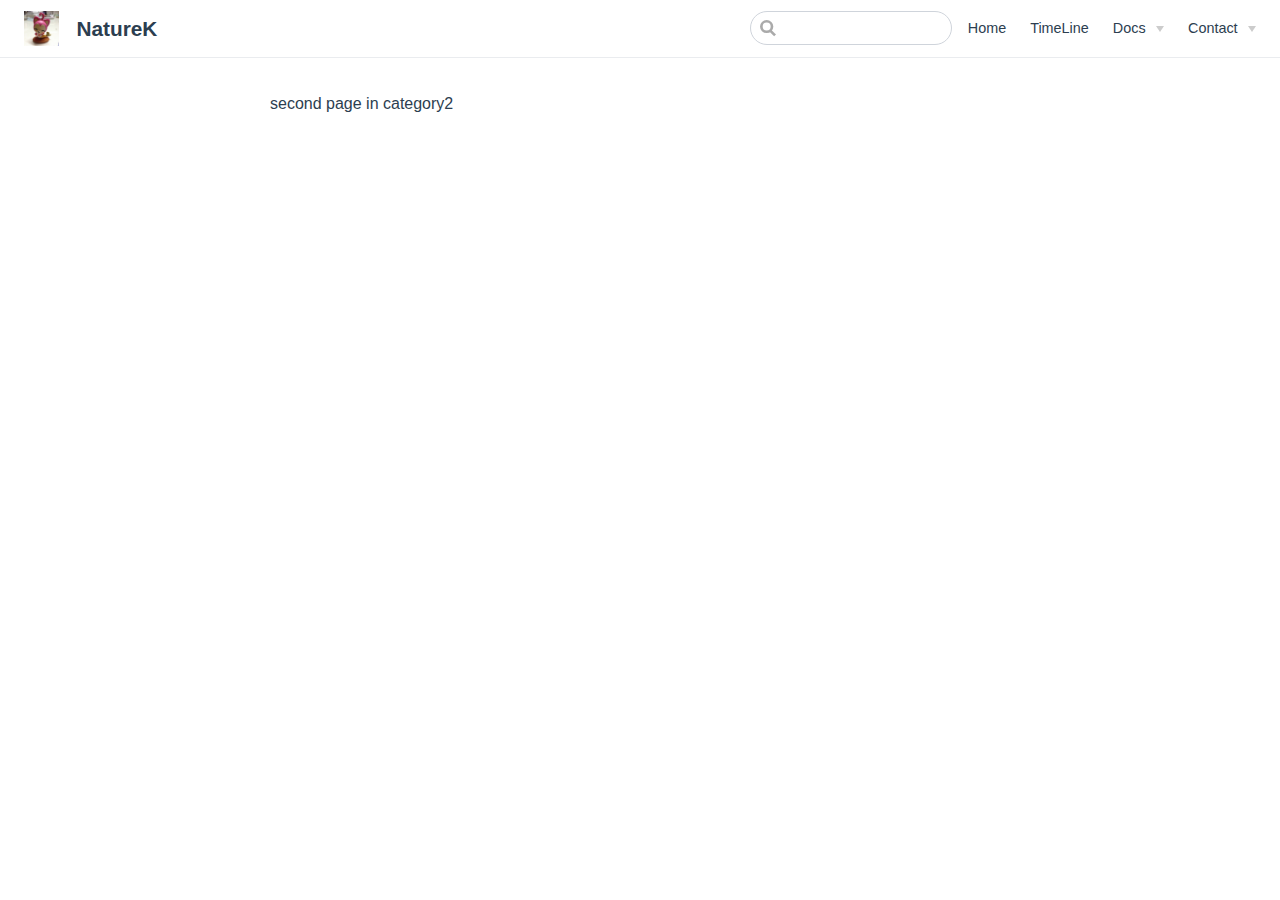
<file: blogs/category2/2017/092101.html>
<!DOCTYPE html>
<html lang="en-US">
  <head>
    <meta charset="utf-8">
    <meta name="viewport" content="width=device-width,initial-scale=1">
    <title>second page in category2 | NatureK</title>
    <meta name="generator" content="VuePress 1.8.2">
    <link rel="icon" href="/favicon.ico">
    <meta name="description" content="">
    <meta name="viewport" content="width=device-width,initial-scale=1,user-scalable=no">
    
    <link rel="preload" href="/assets/css/0.styles.5615377d.css" as="style"><link rel="preload" href="/assets/js/app.58d48471.js" as="script"><link rel="preload" href="/assets/js/2.0105384e.js" as="script"><link rel="preload" href="/assets/js/11.121ae956.js" as="script"><link rel="prefetch" href="/assets/js/10.4c6c9b0d.js"><link rel="prefetch" href="/assets/js/12.04b1c9aa.js"><link rel="prefetch" href="/assets/js/13.dc6cf71e.js"><link rel="prefetch" href="/assets/js/14.56862a5a.js"><link rel="prefetch" href="/assets/js/15.8c8c7648.js"><link rel="prefetch" href="/assets/js/16.e8ef6d04.js"><link rel="prefetch" href="/assets/js/17.dd8478ad.js"><link rel="prefetch" href="/assets/js/3.3108a41a.js"><link rel="prefetch" href="/assets/js/4.f8d3aa05.js"><link rel="prefetch" href="/assets/js/5.e48f2fdd.js"><link rel="prefetch" href="/assets/js/6.a4c139af.js"><link rel="prefetch" href="/assets/js/7.a15e4abc.js"><link rel="prefetch" href="/assets/js/8.d8506ca9.js"><link rel="prefetch" href="/assets/js/9.2b0c301c.js">
    <link rel="stylesheet" href="/assets/css/0.styles.5615377d.css">
  </head>
  <body>
    <div id="app" data-server-rendered="true"><div class="theme-container no-sidebar"><header class="navbar"><div class="sidebar-button"><svg xmlns="http://www.w3.org/2000/svg" aria-hidden="true" role="img" viewBox="0 0 448 512" class="icon"><path fill="currentColor" d="M436 124H12c-6.627 0-12-5.373-12-12V80c0-6.627 5.373-12 12-12h424c6.627 0 12 5.373 12 12v32c0 6.627-5.373 12-12 12zm0 160H12c-6.627 0-12-5.373-12-12v-32c0-6.627 5.373-12 12-12h424c6.627 0 12 5.373 12 12v32c0 6.627-5.373 12-12 12zm0 160H12c-6.627 0-12-5.373-12-12v-32c0-6.627 5.373-12 12-12h424c6.627 0 12 5.373 12 12v32c0 6.627-5.373 12-12 12z"></path></svg></div> <a href="/" class="home-link router-link-active"><img src="/logo.jpg" alt="NatureK" class="logo"> <span class="site-name can-hide">NatureK</span></a> <div class="links"><div class="search-box"><input aria-label="Search" autocomplete="off" spellcheck="false" value=""> <!----></div> <nav class="nav-links can-hide"><div class="nav-item"><a href="/" class="nav-link">
  Home
</a></div><div class="nav-item"><a href="/timeline/" class="nav-link">
  TimeLine
</a></div><div class="nav-item"><div class="dropdown-wrapper"><button type="button" aria-label="Docs" class="dropdown-title"><span class="title">Docs</span> <span class="arrow down"></span></button> <button type="button" aria-label="Docs" class="mobile-dropdown-title"><span class="title">Docs</span> <span class="arrow right"></span></button> <ul class="nav-dropdown" style="display:none;"><li class="dropdown-item"><!----> <a href="/docs/testDoc/" class="nav-link">
  vuepress-reco
</a></li></ul></div></div><div class="nav-item"><div class="dropdown-wrapper"><button type="button" aria-label="Contact" class="dropdown-title"><span class="title">Contact</span> <span class="arrow down"></span></button> <button type="button" aria-label="Contact" class="mobile-dropdown-title"><span class="title">Contact</span> <span class="arrow right"></span></button> <ul class="nav-dropdown" style="display:none;"><li class="dropdown-item"><!----> <a href="https://github.com/recoluan" target="_blank" rel="noopener noreferrer" class="nav-link external">
  GitHub
  <span><svg xmlns="http://www.w3.org/2000/svg" aria-hidden="true" focusable="false" x="0px" y="0px" viewBox="0 0 100 100" width="15" height="15" class="icon outbound"><path fill="currentColor" d="M18.8,85.1h56l0,0c2.2,0,4-1.8,4-4v-32h-8v28h-48v-48h28v-8h-32l0,0c-2.2,0-4,1.8-4,4v56C14.8,83.3,16.6,85.1,18.8,85.1z"></path> <polygon fill="currentColor" points="45.7,48.7 51.3,54.3 77.2,28.5 77.2,37.2 85.2,37.2 85.2,14.9 62.8,14.9 62.8,22.9 71.5,22.9"></polygon></svg> <span class="sr-only">(opens new window)</span></span></a></li></ul></div></div> <!----></nav></div></header> <div class="sidebar-mask"></div> <aside class="sidebar"><nav class="nav-links"><div class="nav-item"><a href="/" class="nav-link">
  Home
</a></div><div class="nav-item"><a href="/timeline/" class="nav-link">
  TimeLine
</a></div><div class="nav-item"><div class="dropdown-wrapper"><button type="button" aria-label="Docs" class="dropdown-title"><span class="title">Docs</span> <span class="arrow down"></span></button> <button type="button" aria-label="Docs" class="mobile-dropdown-title"><span class="title">Docs</span> <span class="arrow right"></span></button> <ul class="nav-dropdown" style="display:none;"><li class="dropdown-item"><!----> <a href="/docs/testDoc/" class="nav-link">
  vuepress-reco
</a></li></ul></div></div><div class="nav-item"><div class="dropdown-wrapper"><button type="button" aria-label="Contact" class="dropdown-title"><span class="title">Contact</span> <span class="arrow down"></span></button> <button type="button" aria-label="Contact" class="mobile-dropdown-title"><span class="title">Contact</span> <span class="arrow right"></span></button> <ul class="nav-dropdown" style="display:none;"><li class="dropdown-item"><!----> <a href="https://github.com/recoluan" target="_blank" rel="noopener noreferrer" class="nav-link external">
  GitHub
  <span><svg xmlns="http://www.w3.org/2000/svg" aria-hidden="true" focusable="false" x="0px" y="0px" viewBox="0 0 100 100" width="15" height="15" class="icon outbound"><path fill="currentColor" d="M18.8,85.1h56l0,0c2.2,0,4-1.8,4-4v-32h-8v28h-48v-48h28v-8h-32l0,0c-2.2,0-4,1.8-4,4v56C14.8,83.3,16.6,85.1,18.8,85.1z"></path> <polygon fill="currentColor" points="45.7,48.7 51.3,54.3 77.2,28.5 77.2,37.2 85.2,37.2 85.2,14.9 62.8,14.9 62.8,22.9 71.5,22.9"></polygon></svg> <span class="sr-only">(opens new window)</span></span></a></li></ul></div></div> <!----></nav>  <!----> </aside> <main class="page"> <div class="theme-default-content content__default"><p>second page in category2</p></div> <footer class="page-edit"><!----> <!----></footer> <!----> </main></div><div class="global-ui"></div></div>
    <script src="/assets/js/app.58d48471.js" defer></script><script src="/assets/js/2.0105384e.js" defer></script><script src="/assets/js/11.121ae956.js" defer></script>
  </body>
</html>
</file>
<file: assets/css/0.styles.5615377d.css>
h1{color:#e90000}code[class*=language-],pre[class*=language-]{color:#ccc;background:none;font-family:Consolas,Monaco,Andale Mono,Ubuntu Mono,monospace;font-size:1em;text-align:left;white-space:pre;word-spacing:normal;word-break:normal;word-wrap:normal;line-height:1.5;-moz-tab-size:4;-o-tab-size:4;tab-size:4;-webkit-hyphens:none;-ms-hyphens:none;hyphens:none}pre[class*=language-]{padding:1em;margin:.5em 0;overflow:auto}:not(pre)>code[class*=language-],pre[class*=language-]{background:#2d2d2d}:not(pre)>code[class*=language-]{padding:.1em;border-radius:.3em;white-space:normal}.token.block-comment,.token.cdata,.token.comment,.token.doctype,.token.prolog{color:#999}.token.punctuation{color:#ccc}.token.attr-name,.token.deleted,.token.namespace,.token.tag{color:#e2777a}.token.function-name{color:#6196cc}.token.boolean,.token.function,.token.number{color:#f08d49}.token.class-name,.token.constant,.token.property,.token.symbol{color:#f8c555}.token.atrule,.token.builtin,.token.important,.token.keyword,.token.selector{color:#cc99cd}.token.attr-value,.token.char,.token.regex,.token.string,.token.variable{color:#7ec699}.token.entity,.token.operator,.token.url{color:#67cdcc}.token.bold,.token.important{font-weight:700}.token.italic{font-style:italic}.token.entity{cursor:help}.token.inserted{color:green}.theme-default-content code{color:#476582;padding:.25rem .5rem;margin:0;font-size:.85em;background-color:rgba(27,31,35,.05);border-radius:3px}.theme-default-content code .token.deleted{color:#ec5975}.theme-default-content code .token.inserted{color:#3eaf7c}.theme-default-content pre,.theme-default-content pre[class*=language-]{line-height:1.4;padding:1.25rem 1.5rem;margin:.85rem 0;background-color:#282c34;border-radius:6px;overflow:auto}.theme-default-content pre[class*=language-] code,.theme-default-content pre code{color:#fff;padding:0;background-color:transparent;border-radius:0}div[class*=language-]{position:relative;background-color:#282c34;border-radius:6px}div[class*=language-] .highlight-lines{-webkit-user-select:none;user-select:none;padding-top:1.3rem;position:absolute;top:0;left:0;width:100%;line-height:1.4}div[class*=language-] .highlight-lines .highlighted{background-color:rgba(0,0,0,.66)}div[class*=language-] pre,div[class*=language-] pre[class*=language-]{background:transparent;position:relative;z-index:1}div[class*=language-]:before{position:absolute;z-index:3;top:.8em;right:1em;font-size:.75rem;color:hsla(0,0%,100%,.4)}div[class*=language-]:not(.line-numbers-mode) .line-numbers-wrapper{display:none}div[class*=language-].line-numbers-mode .highlight-lines .highlighted{position:relative}div[class*=language-].line-numbers-mode .highlight-lines .highlighted:before{content:" ";position:absolute;z-index:3;left:0;top:0;display:block;width:3.5rem;height:100%;background-color:rgba(0,0,0,.66)}div[class*=language-].line-numbers-mode pre{padding-left:4.5rem;vertical-align:middle}div[class*=language-].line-numbers-mode .line-numbers-wrapper{position:absolute;top:0;width:3.5rem;text-align:center;color:hsla(0,0%,100%,.3);padding:1.25rem 0;line-height:1.4}div[class*=language-].line-numbers-mode .line-numbers-wrapper br{-webkit-user-select:none;user-select:none}div[class*=language-].line-numbers-mode .line-numbers-wrapper .line-number{position:relative;z-index:4;-webkit-user-select:none;user-select:none;font-size:.85em}div[class*=language-].line-numbers-mode:after{content:"";position:absolute;z-index:2;top:0;left:0;width:3.5rem;height:100%;border-radius:6px 0 0 6px;border-right:1px solid rgba(0,0,0,.66);background-color:#282c34}div[class~=language-js]:before{content:"js"}div[class~=language-ts]:before{content:"ts"}div[class~=language-html]:before{content:"html"}div[class~=language-md]:before{content:"md"}div[class~=language-vue]:before{content:"vue"}div[class~=language-css]:before{content:"css"}div[class~=language-sass]:before{content:"sass"}div[class~=language-scss]:before{content:"scss"}div[class~=language-less]:before{content:"less"}div[class~=language-stylus]:before{content:"stylus"}div[class~=language-go]:before{content:"go"}div[class~=language-java]:before{content:"java"}div[class~=language-c]:before{content:"c"}div[class~=language-sh]:before{content:"sh"}div[class~=language-yaml]:before{content:"yaml"}div[class~=language-py]:before{content:"py"}div[class~=language-docker]:before{content:"docker"}div[class~=language-dockerfile]:before{content:"dockerfile"}div[class~=language-makefile]:before{content:"makefile"}div[class~=language-javascript]:before{content:"js"}div[class~=language-typescript]:before{content:"ts"}div[class~=language-markup]:before{content:"html"}div[class~=language-markdown]:before{content:"md"}div[class~=language-json]:before{content:"json"}div[class~=language-ruby]:before{content:"rb"}div[class~=language-python]:before{content:"py"}div[class~=language-bash]:before{content:"sh"}div[class~=language-php]:before{content:"php"}.custom-block .custom-block-title{font-weight:600;margin-bottom:-.4rem}.custom-block.danger,.custom-block.tip,.custom-block.warning{padding:.1rem 1.5rem;border-left-width:.5rem;border-left-style:solid;margin:1rem 0}.custom-block.tip{background-color:#f3f5f7;border-color:#42b983}.custom-block.warning{background-color:rgba(255,229,100,.3);border-color:#e7c000;color:#6b5900}.custom-block.warning .custom-block-title{color:#b29400}.custom-block.warning a{color:#2c3e50}.custom-block.danger{background-color:#ffe6e6;border-color:#c00;color:#4d0000}.custom-block.danger .custom-block-title{color:#900}.custom-block.danger a{color:#2c3e50}.custom-block.details{display:block;position:relative;border-radius:2px;margin:1.6em 0;padding:1.6em;background-color:#eee}.custom-block.details h4{margin-top:0}.custom-block.details figure:last-child,.custom-block.details p:last-child{margin-bottom:0;padding-bottom:0}.custom-block.details summary{outline:none;cursor:pointer}.arrow{display:inline-block;width:0;height:0}.arrow.up{border-bottom:6px solid #ccc}.arrow.down,.arrow.up{border-left:4px solid transparent;border-right:4px solid transparent}.arrow.down{border-top:6px solid #ccc}.arrow.right{border-left:6px solid #ccc}.arrow.left,.arrow.right{border-top:4px solid transparent;border-bottom:4px solid transparent}.arrow.left{border-right:6px solid #ccc}.theme-default-content:not(.custom){max-width:740px;margin:0 auto;padding:2rem 2.5rem}@media (max-width:959px){.theme-default-content:not(.custom){padding:2rem}}@media (max-width:419px){.theme-default-content:not(.custom){padding:1.5rem}}.table-of-contents .badge{vertical-align:middle}body,html{padding:0;margin:0;background-color:#fff}body{font-family:-apple-system,BlinkMacSystemFont,Segoe UI,Roboto,Oxygen,Ubuntu,Cantarell,Fira Sans,Droid Sans,Helvetica Neue,sans-serif;-webkit-font-smoothing:antialiased;-moz-osx-font-smoothing:grayscale;font-size:16px;color:#2c3e50}.page{padding-left:20rem}.navbar{z-index:20;right:0;height:3.6rem;background-color:#fff;box-sizing:border-box;border-bottom:1px solid #eaecef}.navbar,.sidebar-mask{position:fixed;top:0;left:0}.sidebar-mask{z-index:9;width:100vw;height:100vh;display:none}.sidebar{font-size:16px;background-color:#fff;width:20rem;position:fixed;z-index:10;margin:0;top:3.6rem;left:0;bottom:0;box-sizing:border-box;border-right:1px solid #eaecef;overflow-y:auto}.theme-default-content:not(.custom)>:first-child{margin-top:3.6rem}.theme-default-content:not(.custom) a:hover{text-decoration:underline}.theme-default-content:not(.custom) p.demo{padding:1rem 1.5rem;border:1px solid #ddd;border-radius:4px}.theme-default-content:not(.custom) img{max-width:100%}.theme-default-content.custom{padding:0;margin:0}.theme-default-content.custom img{max-width:100%}a{font-weight:500;text-decoration:none}a,p a code{color:#3eaf7c}p a code{font-weight:400}kbd{background:#eee;border:.15rem solid #ddd;border-bottom:.25rem solid #ddd;border-radius:.15rem;padding:0 .15em}blockquote{font-size:1rem;color:#999;border-left:.2rem solid #dfe2e5;margin:1rem 0;padding:.25rem 0 .25rem 1rem}blockquote>p{margin:0}ol,ul{padding-left:1.2em}strong{font-weight:600}h1,h2,h3,h4,h5,h6{font-weight:600;line-height:1.25}.theme-default-content:not(.custom)>h1,.theme-default-content:not(.custom)>h2,.theme-default-content:not(.custom)>h3,.theme-default-content:not(.custom)>h4,.theme-default-content:not(.custom)>h5,.theme-default-content:not(.custom)>h6{margin-top:-3.1rem;padding-top:4.6rem;margin-bottom:0}.theme-default-content:not(.custom)>h1:first-child,.theme-default-content:not(.custom)>h2:first-child,.theme-default-content:not(.custom)>h3:first-child,.theme-default-content:not(.custom)>h4:first-child,.theme-default-content:not(.custom)>h5:first-child,.theme-default-content:not(.custom)>h6:first-child{margin-top:-1.5rem;margin-bottom:1rem}.theme-default-content:not(.custom)>h1:first-child+.custom-block,.theme-default-content:not(.custom)>h1:first-child+p,.theme-default-content:not(.custom)>h1:first-child+pre,.theme-default-content:not(.custom)>h2:first-child+.custom-block,.theme-default-content:not(.custom)>h2:first-child+p,.theme-default-content:not(.custom)>h2:first-child+pre,.theme-default-content:not(.custom)>h3:first-child+.custom-block,.theme-default-content:not(.custom)>h3:first-child+p,.theme-default-content:not(.custom)>h3:first-child+pre,.theme-default-content:not(.custom)>h4:first-child+.custom-block,.theme-default-content:not(.custom)>h4:first-child+p,.theme-default-content:not(.custom)>h4:first-child+pre,.theme-default-content:not(.custom)>h5:first-child+.custom-block,.theme-default-content:not(.custom)>h5:first-child+p,.theme-default-content:not(.custom)>h5:first-child+pre,.theme-default-content:not(.custom)>h6:first-child+.custom-block,.theme-default-content:not(.custom)>h6:first-child+p,.theme-default-content:not(.custom)>h6:first-child+pre{margin-top:2rem}h1:focus .header-anchor,h1:hover .header-anchor,h2:focus .header-anchor,h2:hover .header-anchor,h3:focus .header-anchor,h3:hover .header-anchor,h4:focus .header-anchor,h4:hover .header-anchor,h5:focus .header-anchor,h5:hover .header-anchor,h6:focus .header-anchor,h6:hover .header-anchor{opacity:1}h1{font-size:2.2rem}h2{font-size:1.65rem;padding-bottom:.3rem;border-bottom:1px solid #eaecef}h3{font-size:1.35rem}a.header-anchor{font-size:.85em;float:left;margin-left:-.87em;padding-right:.23em;margin-top:.125em;opacity:0}a.header-anchor:focus,a.header-anchor:hover{text-decoration:none}.line-number,code,kbd{font-family:source-code-pro,Menlo,Monaco,Consolas,Courier New,monospace}ol,p,ul{line-height:1.7}hr{border:0;border-top:1px solid #eaecef}table{border-collapse:collapse;margin:1rem 0;display:block;overflow-x:auto}tr{border-top:1px solid #dfe2e5}tr:nth-child(2n){background-color:#f6f8fa}td,th{border:1px solid #dfe2e5;padding:.6em 1em}.theme-container.sidebar-open .sidebar-mask{display:block}.theme-container.no-navbar .theme-default-content:not(.custom)>h1,.theme-container.no-navbar h2,.theme-container.no-navbar h3,.theme-container.no-navbar h4,.theme-container.no-navbar h5,.theme-container.no-navbar h6{margin-top:1.5rem;padding-top:0}.theme-container.no-navbar .sidebar{top:0}@media (min-width:720px){.theme-container.no-sidebar .sidebar{display:none}.theme-container.no-sidebar .page{padding-left:0}}@media (max-width:959px){.sidebar{font-size:15px;width:16.4rem}.page{padding-left:16.4rem}}@media (max-width:719px){.sidebar{top:0;padding-top:3.6rem;transform:translateX(-100%);transition:transform .2s ease}.page{padding-left:0}.theme-container.sidebar-open .sidebar{transform:translateX(0)}.theme-container.no-navbar .sidebar{padding-top:0}}@media (max-width:419px){h1{font-size:1.9rem}.theme-default-content div[class*=language-]{margin:.85rem -1.5rem;border-radius:0}}#nprogress{pointer-events:none}#nprogress .bar{background:#3eaf7c;position:fixed;z-index:1031;top:0;left:0;width:100%;height:2px}#nprogress .peg{display:block;position:absolute;right:0;width:100px;height:100%;box-shadow:0 0 10px #3eaf7c,0 0 5px #3eaf7c;opacity:1;transform:rotate(3deg) translateY(-4px)}#nprogress .spinner{display:block;position:fixed;z-index:1031;top:15px;right:15px}#nprogress .spinner-icon{width:18px;height:18px;box-sizing:border-box;border-color:#3eaf7c transparent transparent #3eaf7c;border-style:solid;border-width:2px;border-radius:50%;-webkit-animation:nprogress-spinner .4s linear infinite;animation:nprogress-spinner .4s linear infinite}.nprogress-custom-parent{overflow:hidden;position:relative}.nprogress-custom-parent #nprogress .bar,.nprogress-custom-parent #nprogress .spinner{position:absolute}@-webkit-keyframes nprogress-spinner{0%{transform:rotate(0deg)}to{transform:rotate(1turn)}}@keyframes nprogress-spinner{0%{transform:rotate(0deg)}to{transform:rotate(1turn)}}html{scroll-behavior:smooth}.icon.outbound{color:#aaa;display:inline-block;vertical-align:middle;position:relative;top:-1px}.sr-only{position:absolute;width:1px;height:1px;padding:0;margin:-1px;overflow:hidden;clip:rect(0,0,0,0);white-space:nowrap;border-width:0}.home{padding:3.6rem 2rem 0;max-width:960px;margin:0 auto;display:block}.home .hero{text-align:center}.home .hero img{max-width:100%;max-height:280px;display:block;margin:3rem auto 1.5rem}.home .hero h1{font-size:3rem}.home .hero .action,.home .hero .description,.home .hero h1{margin:1.8rem auto}.home .hero .description{max-width:35rem;font-size:1.6rem;line-height:1.3;color:#6a8bad}.home .hero .action-button{display:inline-block;font-size:1.2rem;color:#fff;background-color:#3eaf7c;padding:.8rem 1.6rem;border-radius:4px;transition:background-color .1s ease;box-sizing:border-box;border-bottom:1px solid #389d70}.home .hero .action-button:hover{background-color:#4abf8a}.home .features{border-top:1px solid #eaecef;padding:1.2rem 0;margin-top:2.5rem;display:flex;flex-wrap:wrap;align-items:flex-start;align-content:stretch;justify-content:space-between}.home .feature{flex-grow:1;flex-basis:30%;max-width:30%}.home .feature h2{font-size:1.4rem;font-weight:500;border-bottom:none;padding-bottom:0;color:#3a5169}.home .feature p{color:#4e6e8e}.home .footer{padding:2.5rem;border-top:1px solid #eaecef;text-align:center;color:#4e6e8e}@media (max-width:719px){.home .features{flex-direction:column}.home .feature{max-width:100%;padding:0 2.5rem}}@media (max-width:419px){.home{padding-left:1.5rem;padding-right:1.5rem}.home .hero img{max-height:210px;margin:2rem auto 1.2rem}.home .hero h1{font-size:2rem}.home .hero .action,.home .hero .description,.home .hero h1{margin:1.2rem auto}.home .hero .description{font-size:1.2rem}.home .hero .action-button{font-size:1rem;padding:.6rem 1.2rem}.home .feature h2{font-size:1.25rem}}.search-box{display:inline-block;position:relative;margin-right:1rem}.search-box input{cursor:text;width:10rem;height:2rem;color:#4e6e8e;display:inline-block;border:1px solid #cfd4db;border-radius:2rem;font-size:.9rem;line-height:2rem;padding:0 .5rem 0 2rem;outline:none;transition:all .2s ease;background:#fff url(/assets/img/search.83621669.svg) .6rem .5rem no-repeat;background-size:1rem}.search-box input:focus{cursor:auto;border-color:#3eaf7c}.search-box .suggestions{background:#fff;width:20rem;position:absolute;top:2rem;border:1px solid #cfd4db;border-radius:6px;padding:.4rem;list-style-type:none}.search-box .suggestions.align-right{right:0}.search-box .suggestion{line-height:1.4;padding:.4rem .6rem;border-radius:4px;cursor:pointer}.search-box .suggestion a{white-space:normal;color:#5d82a6}.search-box .suggestion a .page-title{font-weight:600}.search-box .suggestion a .header{font-size:.9em;margin-left:.25em}.search-box .suggestion.focused{background-color:#f3f4f5}.search-box .suggestion.focused a{color:#3eaf7c}@media (max-width:959px){.search-box input{cursor:pointer;width:0;border-color:transparent;position:relative}.search-box input:focus{cursor:text;left:0;width:10rem}}@media (-ms-high-contrast:none){.search-box input{height:2rem}}@media (max-width:959px) and (min-width:719px){.search-box .suggestions{left:0}}@media (max-width:719px){.search-box{margin-right:0}.search-box input{left:1rem}.search-box .suggestions{right:0}}@media (max-width:419px){.search-box .suggestions{width:calc(100vw - 4rem)}.search-box input:focus{width:8rem}}.sidebar-button{cursor:pointer;display:none;width:1.25rem;height:1.25rem;position:absolute;padding:.6rem;top:.6rem;left:1rem}.sidebar-button .icon{display:block;width:1.25rem;height:1.25rem}@media (max-width:719px){.sidebar-button{display:block}}.dropdown-enter,.dropdown-leave-to{height:0!important}.dropdown-wrapper{cursor:pointer}.dropdown-wrapper .dropdown-title,.dropdown-wrapper .mobile-dropdown-title{display:block;font-size:.9rem;font-family:inherit;cursor:inherit;padding:inherit;line-height:1.4rem;background:transparent;border:none;font-weight:500;color:#2c3e50}.dropdown-wrapper .dropdown-title:hover,.dropdown-wrapper .mobile-dropdown-title:hover{border-color:transparent}.dropdown-wrapper .dropdown-title .arrow,.dropdown-wrapper .mobile-dropdown-title .arrow{vertical-align:middle;margin-top:-1px;margin-left:.4rem}.dropdown-wrapper .mobile-dropdown-title{display:none;font-weight:600}.dropdown-wrapper .mobile-dropdown-title font-size inherit:hover{color:#3eaf7c}.dropdown-wrapper .nav-dropdown .dropdown-item{color:inherit;line-height:1.7rem}.dropdown-wrapper .nav-dropdown .dropdown-item h4{margin:.45rem 0 0;border-top:1px solid #eee;padding:1rem 1.5rem .45rem 1.25rem}.dropdown-wrapper .nav-dropdown .dropdown-item .dropdown-subitem-wrapper{padding:0;list-style:none}.dropdown-wrapper .nav-dropdown .dropdown-item .dropdown-subitem-wrapper .dropdown-subitem{font-size:.9em}.dropdown-wrapper .nav-dropdown .dropdown-item a{display:block;line-height:1.7rem;position:relative;border-bottom:none;font-weight:400;margin-bottom:0;padding:0 1.5rem 0 1.25rem}.dropdown-wrapper .nav-dropdown .dropdown-item a.router-link-active,.dropdown-wrapper .nav-dropdown .dropdown-item a:hover{color:#3eaf7c}.dropdown-wrapper .nav-dropdown .dropdown-item a.router-link-active:after{content:"";width:0;height:0;border-left:5px solid #3eaf7c;border-top:3px solid transparent;border-bottom:3px solid transparent;position:absolute;top:calc(50% - 2px);left:9px}.dropdown-wrapper .nav-dropdown .dropdown-item:first-child h4{margin-top:0;padding-top:0;border-top:0}@media (max-width:719px){.dropdown-wrapper.open .dropdown-title{margin-bottom:.5rem}.dropdown-wrapper .dropdown-title{display:none}.dropdown-wrapper .mobile-dropdown-title{display:block}.dropdown-wrapper .nav-dropdown{transition:height .1s ease-out;overflow:hidden}.dropdown-wrapper .nav-dropdown .dropdown-item h4{border-top:0;margin-top:0;padding-top:0}.dropdown-wrapper .nav-dropdown .dropdown-item>a,.dropdown-wrapper .nav-dropdown .dropdown-item h4{font-size:15px;line-height:2rem}.dropdown-wrapper .nav-dropdown .dropdown-item .dropdown-subitem{font-size:14px;padding-left:1rem}}@media (min-width:719px){.dropdown-wrapper{height:1.8rem}.dropdown-wrapper.open .nav-dropdown,.dropdown-wrapper:hover .nav-dropdown{display:block!important}.dropdown-wrapper.open:blur{display:none}.dropdown-wrapper .nav-dropdown{display:none;height:auto!important;box-sizing:border-box;max-height:calc(100vh - 2.7rem);overflow-y:auto;position:absolute;top:100%;right:0;background-color:#fff;padding:.6rem 0;border:1px solid;border-color:#ddd #ddd #ccc;text-align:left;border-radius:.25rem;white-space:nowrap;margin:0}}.nav-links{display:inline-block}.nav-links a{line-height:1.4rem;color:inherit}.nav-links a.router-link-active,.nav-links a:hover{color:#3eaf7c}.nav-links .nav-item{position:relative;display:inline-block;margin-left:1.5rem;line-height:2rem}.nav-links .nav-item:first-child{margin-left:0}.nav-links .repo-link{margin-left:1.5rem}@media (max-width:719px){.nav-links .nav-item,.nav-links .repo-link{margin-left:0}}@media (min-width:719px){.nav-links a.router-link-active,.nav-links a:hover{color:#2c3e50}.nav-item>a:not(.external).router-link-active,.nav-item>a:not(.external):hover{margin-bottom:-2px;border-bottom:2px solid #46bd87}}.navbar{padding:.7rem 1.5rem;line-height:2.2rem}.navbar a,.navbar img,.navbar span{display:inline-block}.navbar .logo{height:2.2rem;min-width:2.2rem;margin-right:.8rem;vertical-align:top}.navbar .site-name{font-size:1.3rem;font-weight:600;color:#2c3e50;position:relative}.navbar .links{padding-left:1.5rem;box-sizing:border-box;background-color:#fff;white-space:nowrap;font-size:.9rem;position:absolute;right:1.5rem;top:.7rem;display:flex}.navbar .links .search-box{flex:0 0 auto;vertical-align:top}@media (max-width:719px){.navbar{padding-left:4rem}.navbar .can-hide{display:none}.navbar .links{padding-left:1.5rem}.navbar .site-name{width:calc(100vw - 9.4rem);overflow:hidden;white-space:nowrap;text-overflow:ellipsis}}.page-edit{max-width:740px;margin:0 auto;padding:2rem 2.5rem}@media (max-width:959px){.page-edit{padding:2rem}}@media (max-width:419px){.page-edit{padding:1.5rem}}.page-edit{padding-top:1rem;padding-bottom:1rem;overflow:auto}.page-edit .edit-link{display:inline-block}.page-edit .edit-link a{color:#4e6e8e;margin-right:.25rem}.page-edit .last-updated{float:right;font-size:.9em}.page-edit .last-updated .prefix{font-weight:500;color:#4e6e8e}.page-edit .last-updated .time{font-weight:400;color:#767676}@media (max-width:719px){.page-edit .edit-link{margin-bottom:.5rem}.page-edit .last-updated{font-size:.8em;float:none;text-align:left}}.page-nav{max-width:740px;margin:0 auto;padding:2rem 2.5rem}@media (max-width:959px){.page-nav{padding:2rem}}@media (max-width:419px){.page-nav{padding:1.5rem}}.page-nav{padding-top:1rem;padding-bottom:0}.page-nav .inner{min-height:2rem;margin-top:0;border-top:1px solid #eaecef;padding-top:1rem;overflow:auto}.page-nav .next{float:right}.page{padding-bottom:2rem;display:block}.sidebar-group .sidebar-group{padding-left:.5em}.sidebar-group:not(.collapsable) .sidebar-heading:not(.clickable){cursor:auto;color:inherit}.sidebar-group.is-sub-group{padding-left:0}.sidebar-group.is-sub-group>.sidebar-heading{font-size:.95em;line-height:1.4;font-weight:400;padding-left:2rem}.sidebar-group.is-sub-group>.sidebar-heading:not(.clickable){opacity:.5}.sidebar-group.is-sub-group>.sidebar-group-items{padding-left:1rem}.sidebar-group.is-sub-group>.sidebar-group-items>li>.sidebar-link{font-size:.95em;border-left:none}.sidebar-group.depth-2>.sidebar-heading{border-left:none}.sidebar-heading{color:#2c3e50;transition:color .15s ease;cursor:pointer;font-size:1.1em;font-weight:700;padding:.35rem 1.5rem .35rem 1.25rem;width:100%;box-sizing:border-box;margin:0;border-left:.25rem solid transparent}.sidebar-heading.open,.sidebar-heading:hover{color:inherit}.sidebar-heading .arrow{position:relative;top:-.12em;left:.5em}.sidebar-heading.clickable.active{font-weight:600;color:#3eaf7c;border-left-color:#3eaf7c}.sidebar-heading.clickable:hover{color:#3eaf7c}.sidebar-group-items{transition:height .1s ease-out;font-size:.95em;overflow:hidden}.sidebar .sidebar-sub-headers{padding-left:1rem;font-size:.95em}a.sidebar-link{font-size:1em;font-weight:400;display:inline-block;color:#2c3e50;border-left:.25rem solid transparent;padding:.35rem 1rem .35rem 1.25rem;line-height:1.4;width:100%;box-sizing:border-box}a.sidebar-link:hover{color:#3eaf7c}a.sidebar-link.active{font-weight:600;color:#3eaf7c;border-left-color:#3eaf7c}.sidebar-group a.sidebar-link{padding-left:2rem}.sidebar-sub-headers a.sidebar-link{padding-top:.25rem;padding-bottom:.25rem;border-left:none}.sidebar-sub-headers a.sidebar-link.active{font-weight:500}.sidebar ul{padding:0;margin:0;list-style-type:none}.sidebar a{display:inline-block}.sidebar .nav-links{display:none;border-bottom:1px solid #eaecef;padding:.5rem 0 .75rem}.sidebar .nav-links a{font-weight:600}.sidebar .nav-links .nav-item,.sidebar .nav-links .repo-link{display:block;line-height:1.25rem;font-size:1.1em;padding:.5rem 0 .5rem 1.5rem}.sidebar>.sidebar-links{padding:1.5rem 0}.sidebar>.sidebar-links>li>a.sidebar-link{font-size:1.1em;line-height:1.7;font-weight:700}.sidebar>.sidebar-links>li:not(:first-child){margin-top:.75rem}@media (max-width:719px){.sidebar .nav-links{display:block}.sidebar .nav-links .dropdown-wrapper .nav-dropdown .dropdown-item a.router-link-active:after{top:calc(1rem - 2px)}.sidebar>.sidebar-links{padding:1rem 0}}.badge[data-v-15b7b770]{display:inline-block;font-size:14px;height:18px;line-height:18px;border-radius:3px;padding:0 6px;color:#fff}.badge.green[data-v-15b7b770],.badge.tip[data-v-15b7b770],.badge[data-v-15b7b770]{background-color:#42b983}.badge.error[data-v-15b7b770]{background-color:#da5961}.badge.warn[data-v-15b7b770],.badge.warning[data-v-15b7b770],.badge.yellow[data-v-15b7b770]{background-color:#e7c000}.badge+.badge[data-v-15b7b770]{margin-left:5px}.theme-code-block[data-v-759a7d02]{display:none}.theme-code-block__active[data-v-759a7d02]{display:block}.theme-code-block>pre[data-v-759a7d02]{background-color:orange}.theme-code-group__nav[data-v-deefee04]{margin-bottom:-35px;background-color:#282c34;padding-bottom:22px;border-top-left-radius:6px;border-top-right-radius:6px;padding-left:10px;padding-top:10px}.theme-code-group__ul[data-v-deefee04]{margin:auto 0;padding-left:0;display:inline-flex;list-style:none}.theme-code-group__nav-tab[data-v-deefee04]{border:0;padding:5px;cursor:pointer;background-color:transparent;font-size:.85em;line-height:1.4;color:hsla(0,0%,100%,.9);font-weight:600}.theme-code-group__nav-tab-active[data-v-deefee04]{border-bottom:1px solid #42b983}.pre-blank[data-v-deefee04]{color:#42b983}
</file>
